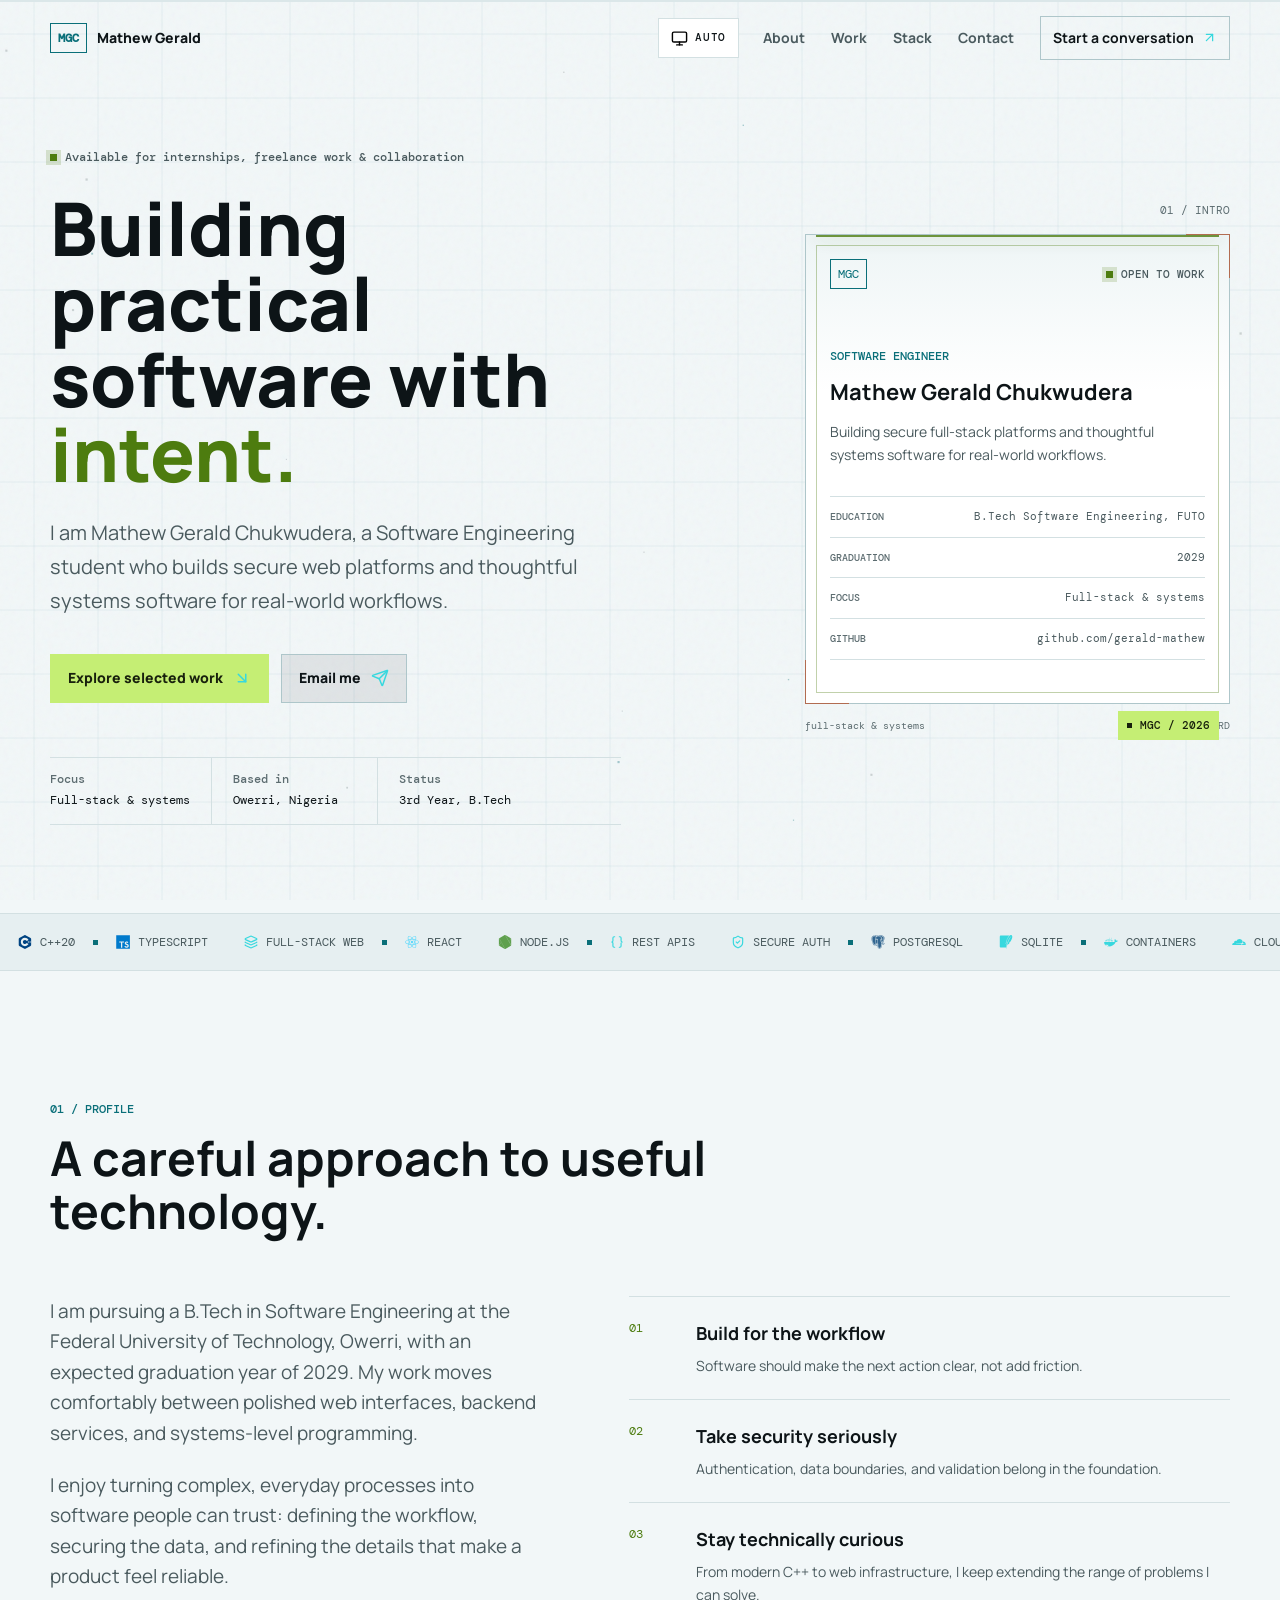
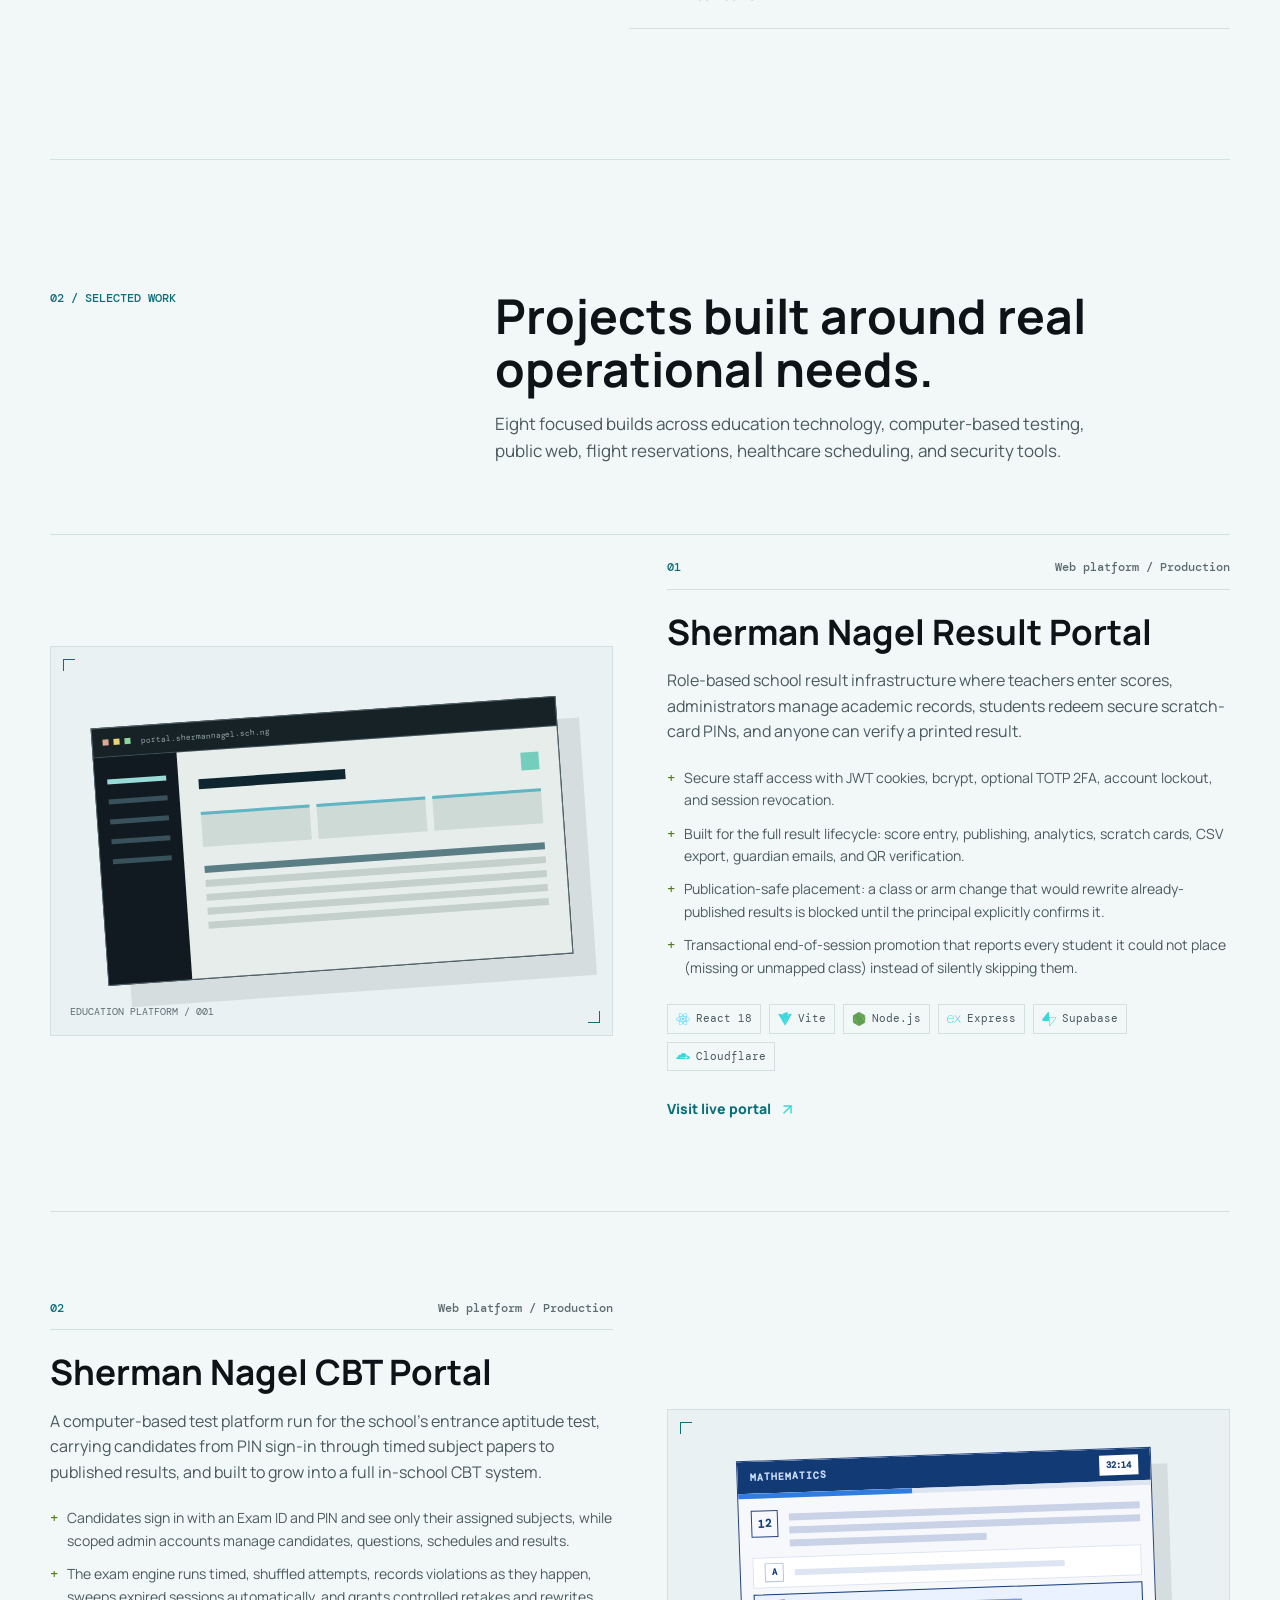
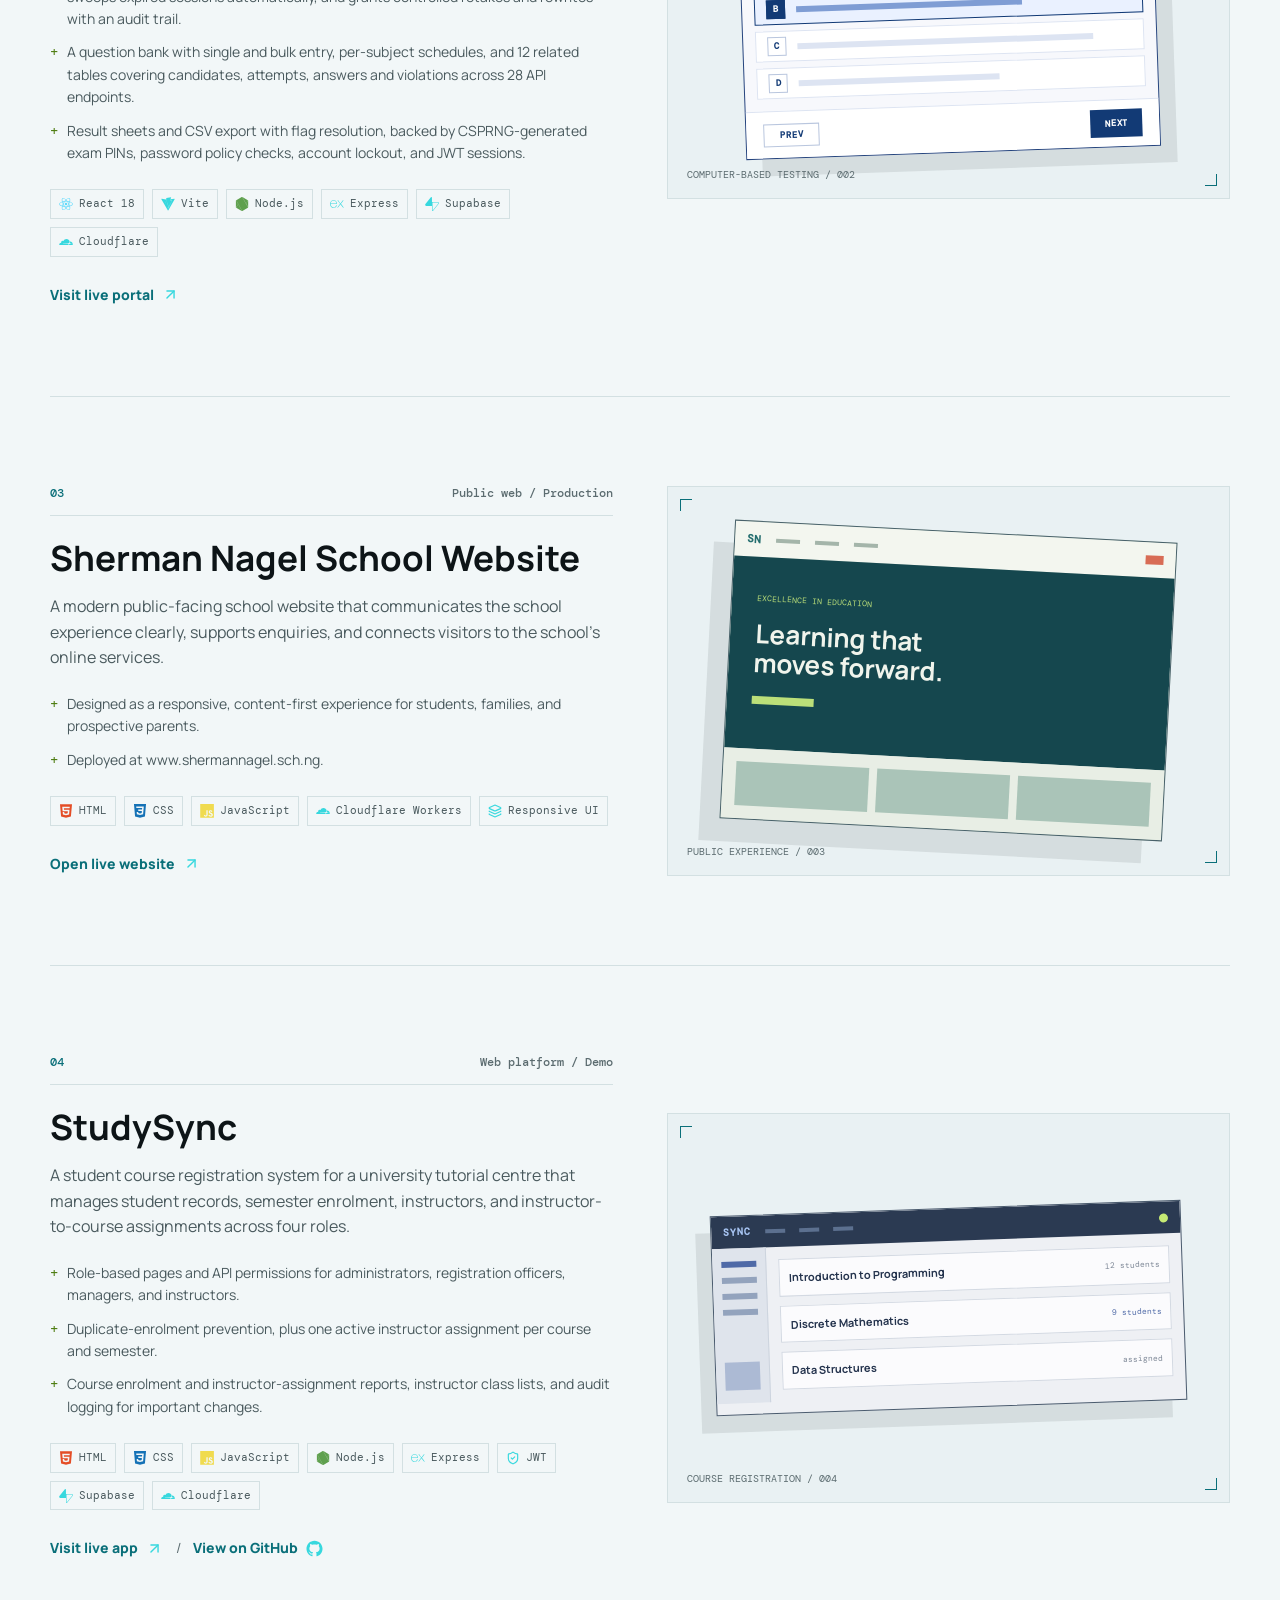
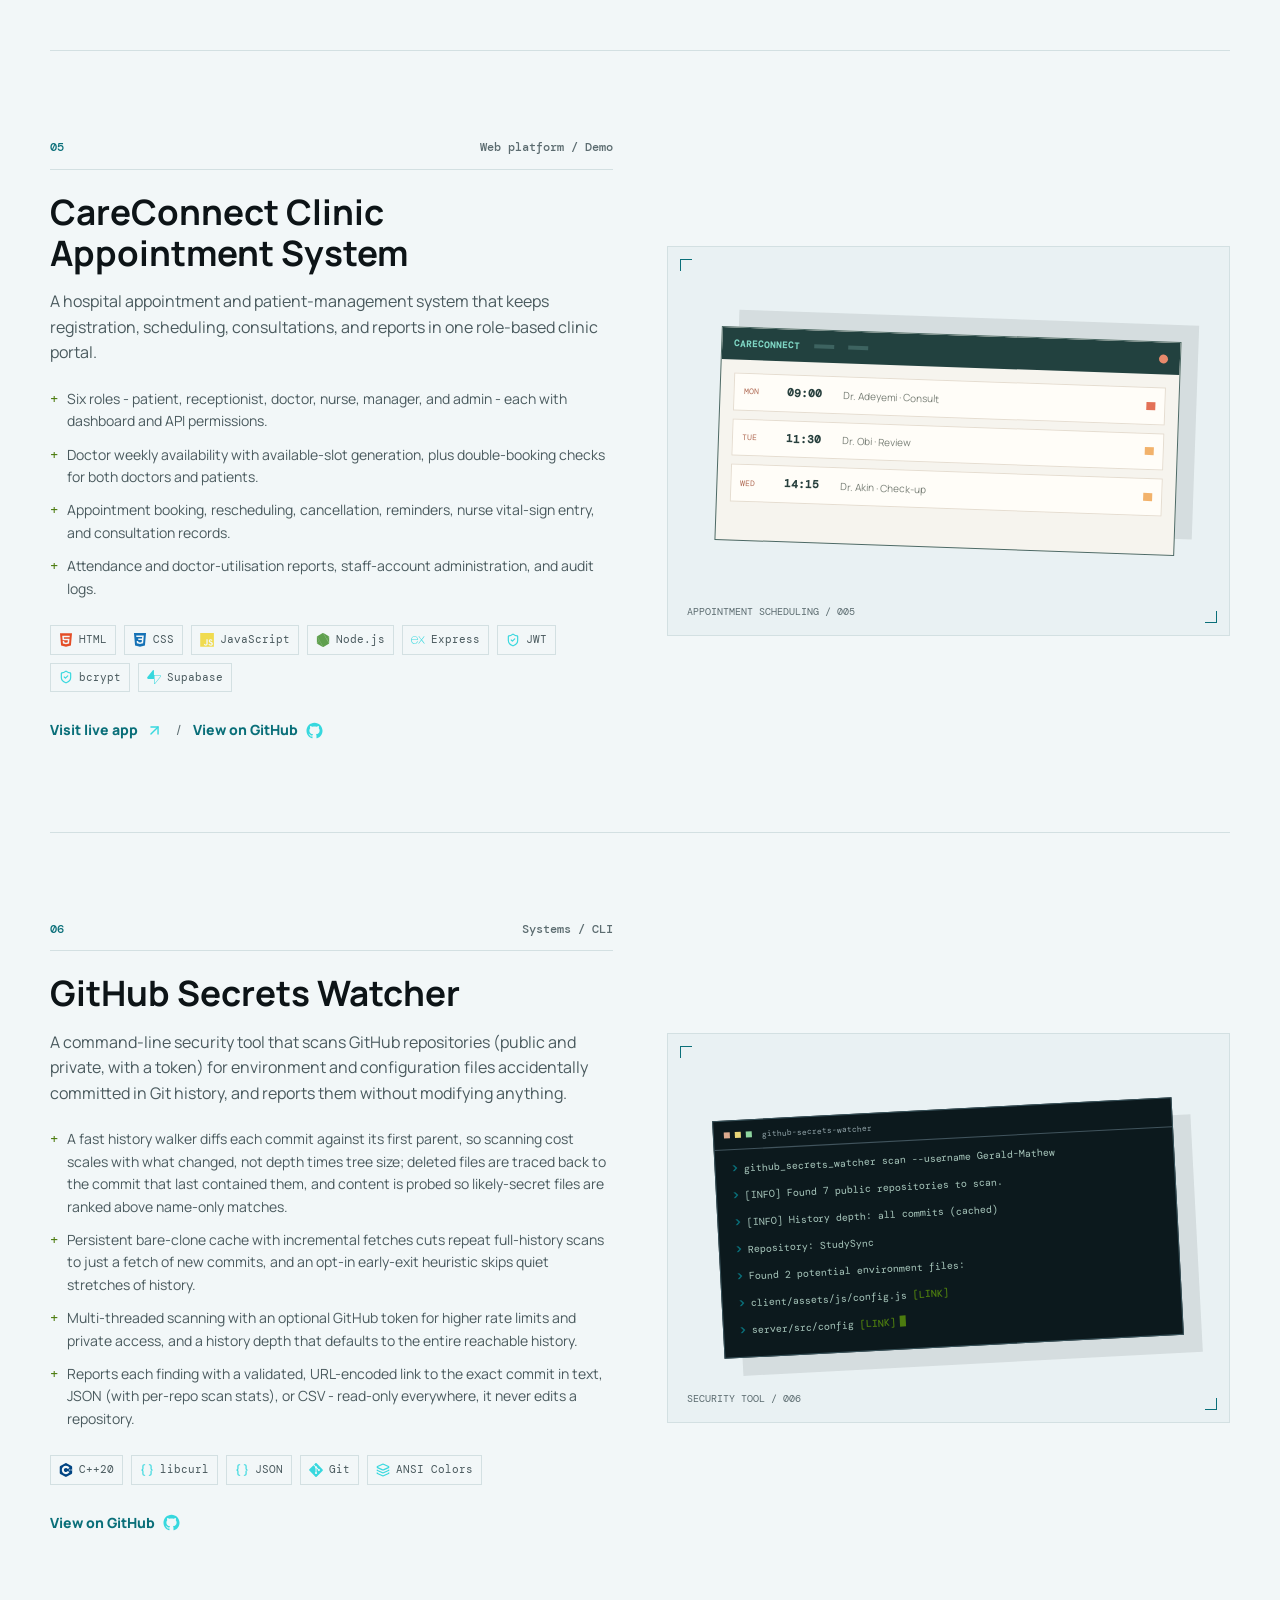
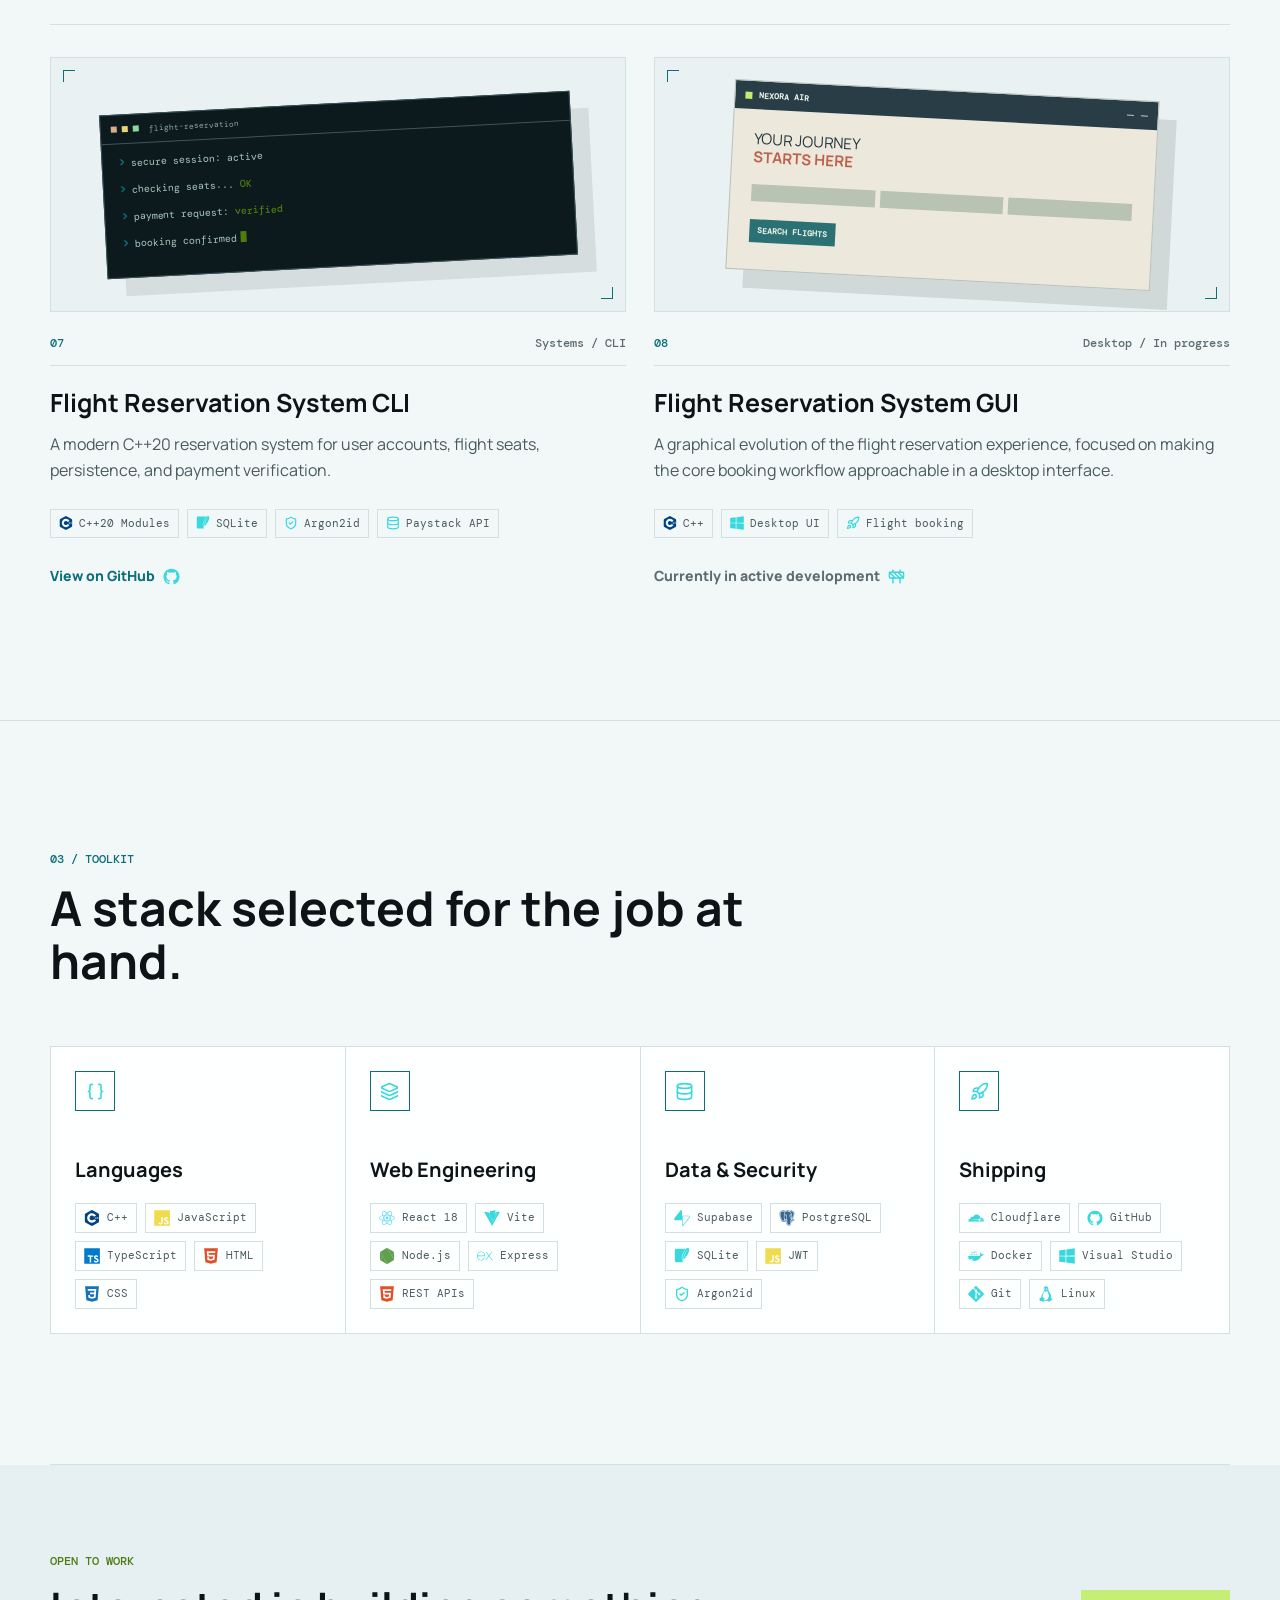
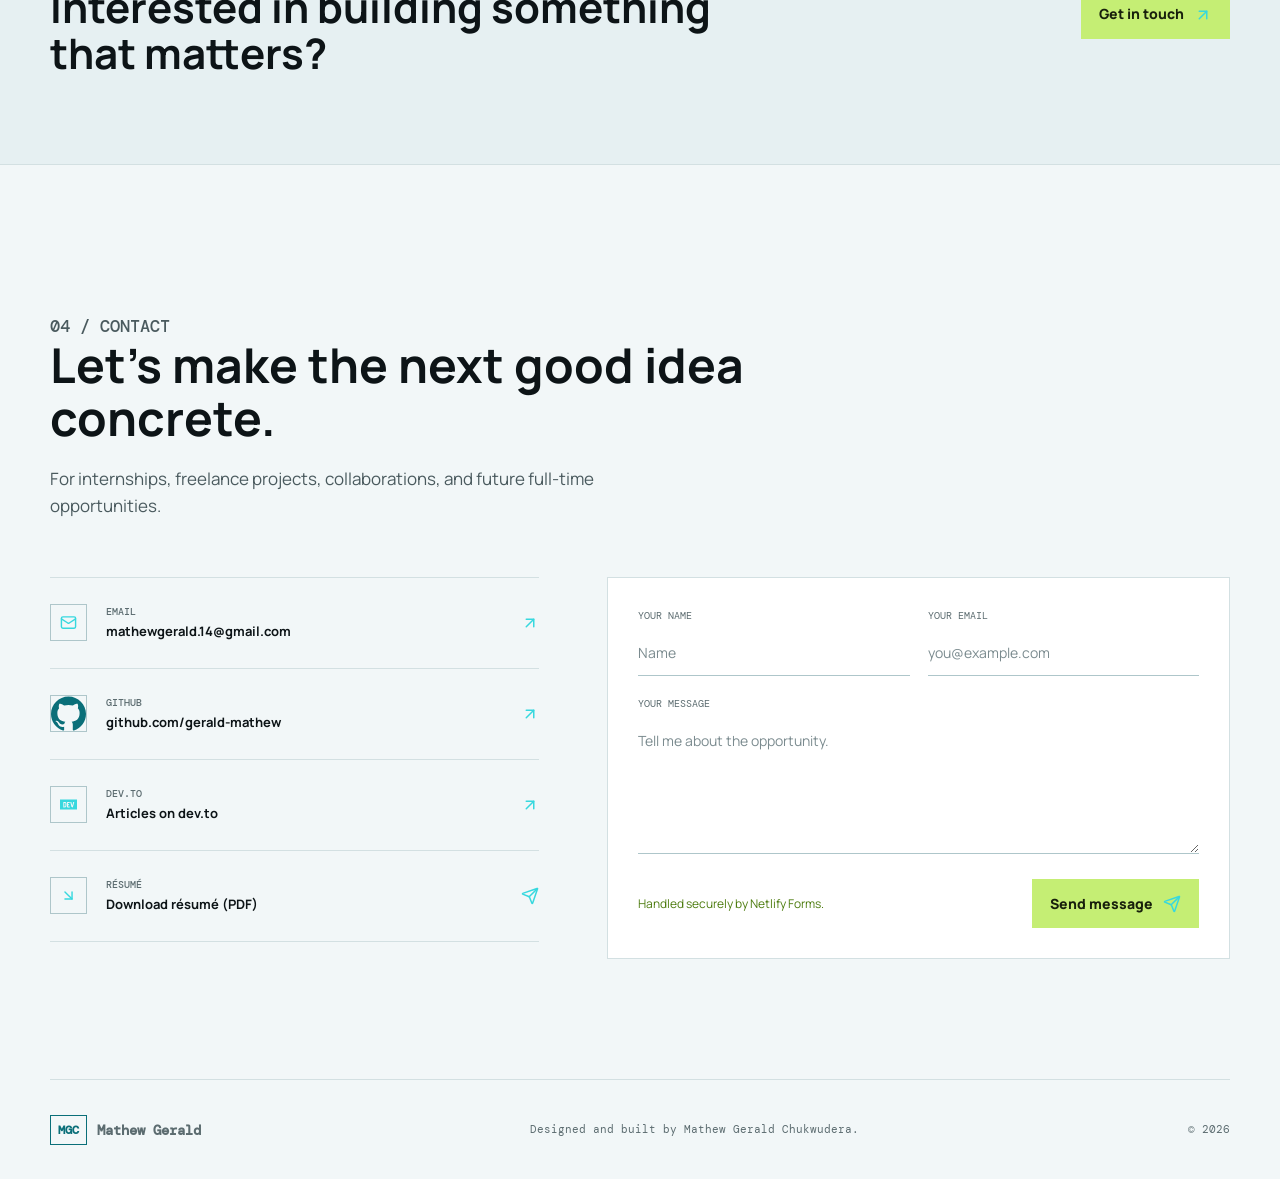
<file: index.html>
<!doctype html>
<html lang="en">
  <head>
    <title>Mathew Gerald Chukwudera | Software Engineer</title>
    <meta charset="UTF-8" />
    <meta name="viewport" content="width=device-width, initial-scale=1.0" />
    <meta name="description" content="Portfolio of Mathew Gerald Chukwudera, software engineering student and full-stack developer." />
    <meta name="theme-color" content="#070a0d" />
    <meta name="msapplication-TileColor" content="#070a0d">
    <meta name="author" content="Mathew Gerald Chukwudera">
    <meta name="robots" content="index,follow,max-image-preview:large">
    <meta name="keywords" content="Mathew Gerald, Mathew Gerald Chukwudera, Gerald Mathew, Gerald, Software Engineer, Full-Stack Developer, Web developer, Backend Developer, Frontend Developer, C++, JavaScript, TypeScript, React, Vite, Node.js, Express.js, PostgreSQL, Supabase, SQLite, Docker, Containers, HTML, CSS, Git, REST APIs, Portfolio, Resume, Contact, Nigeria, Owerri, FUTO">
    <meta property="og:site_name" content="Mathew Gerald">
    <meta property="og:type" content="website">
    <meta property="og:title" content="Mathew Gerald | Software Engineer">
    <meta property="og:description" content="Building fast, scalable and user-focused applications with modern technologies.">
    <meta property="og:url" content="https://gerald-mathew.netlify.app/">
    <meta name="application-name" content="Mathew Gerald">
    <meta name="apple-mobile-web-app-title" content="Mathew Gerald">
    <meta name="twitter:card" content="summary">
    <meta name="twitter:title" content="Mathew Gerald | Software Engineer">
    <meta name="twitter:description" content="Building fast, scalable and user-focused applications with modern technologies.">
    <link rel="preload" href="/assets/fonts/manrope-var.woff2" as="font" type="font/woff2" crossorigin />
    <link rel="preload" href="/assets/fonts/dm-mono-400.woff2" as="font" type="font/woff2" crossorigin />
    <link rel="stylesheet" href="/assets/style.css" />
    <script src="/assets/theme.js"></script>
    <link rel="icon" type="image/svg+xml" href="/assets/images/mgc-monogram.svg">
    <link rel="icon" type="image/x-icon" href="/assets/images/favicon.ico">
    <link rel="icon" type="image/png" sizes="32x32" href="/assets/images/favicon-32x32.png">
    <link rel="icon" type="image/png" sizes="16x16" href="/assets/images/favicon-16x16.png">
    <link rel="apple-touch-icon" sizes="180x180" href="/assets/images/apple-touch-icon.png">
    <link rel="manifest" href="site.webmanifest">
    <link rel="canonical" href="https://gerald-mathew.netlify.app/">
    <script type="application/ld+json">
    {
      "@context": "https://schema.org",
      "@graph": [
        {
          "@type": "WebSite",
          "@id": "https://gerald-mathew.netlify.app/#website",
          "url": "https://gerald-mathew.netlify.app/",
          "name": "Mathew Gerald",
          "alternateName": [
            "Mathew Gerald Chukwudera",
            "Gerald Mathew",
            "MGC",
            "Mathew Gerald Portfolio"
          ],
          "inLanguage": "en",
          "publisher": { "@id": "https://gerald-mathew.netlify.app/#person" }
        },
        {
          "@type": "ProfilePage",
          "@id": "https://gerald-mathew.netlify.app/#profilepage",
          "url": "https://gerald-mathew.netlify.app/",
          "name": "Mathew Gerald | Software Engineer",
          "isPartOf": { "@id": "https://gerald-mathew.netlify.app/#website" },
          "about": { "@id": "https://gerald-mathew.netlify.app/#person" },
          "mainEntity": { "@id": "https://gerald-mathew.netlify.app/#person" },
          "inLanguage": "en"
        },
        {
          "@type": "Person",
          "@id": "https://gerald-mathew.netlify.app/#person",
          "name": "Mathew Gerald Chukwudera",
          "alternateName": [ "Mathew Gerald", "Gerald Mathew", "MGC" ],
          "url": "https://gerald-mathew.netlify.app/",
          "jobTitle": "Full-Stack Web Developer",
          "description": "Full-stack web developer building fast, scalable, and user-focused web applications with modern technologies.",
          "email": "mailto:mathewgerald.14@gmail.com",
          "sameAs": [ "https://github.com/gerald-mathew", "https://dev.to/gerald-mathew" ],
          "knowsAbout": [
            "C++",
            "JavaScript",
            "TypeScript",
            "React",
            "Vite",
            "Node.js",
            "Express.js",
            "PostgreSQL",
            "Supabase",
            "Docker",
            "HTML",
            "CSS",
            "Git",
            "REST APIs"
          ]
        }
      ]
    }
    </script>
  </head>
  <body>
    <canvas class="signal-field" aria-hidden="true"></canvas>
    <div class="page-noise" aria-hidden="true"></div>
    <div class="scroll-progress" aria-hidden="true"><span></span></div>

    <header class="site-header" data-header>
      <nav class="nav-shell container" aria-label="Primary navigation">
        <a class="brand" href="#top">
          <span class="brand-mark">MGC</span><span class="brand-name">Mathew Gerald</span>
        </a>
        <div class="nav-actions">
          <button class="theme-toggle" type="button" aria-label="Theme: Auto. Activate to switch theme." title="Theme: Auto" data-theme-toggle data-theme-state="auto">
            <img class="icon theme-icon theme-icon-auto" src="/assets/icons/monitor.svg" alt="" aria-hidden="true" />
            <img class="icon theme-icon theme-icon-light" src="/assets/icons/sun.svg" alt="" aria-hidden="true" />
            <img class="icon theme-icon theme-icon-dark" src="/assets/icons/moon.svg" alt="" aria-hidden="true" />
            <span class="theme-label" aria-hidden="true">Auto</span>
          </button>
          <button class="menu-toggle" type="button" aria-label="Open navigation" aria-expanded="false" aria-controls="nav-links" data-menu-toggle><img class="icon" src="/assets/icons/menu.svg" alt="" aria-hidden="true" /></button>
        </div>
        <div class="nav-links" id="nav-links" data-nav-links>
          <a href="#about">About</a><a href="#work">Work</a><a href="#stack">Stack</a><a href="#contact">Contact</a>
          <a class="nav-cta" href="mailto:mathewgerald.14@gmail.com">Start a conversation <img class="icon" src="/assets/icons/arrow-up-right.svg" alt="" aria-hidden="true" /></a>
        </div>
      </nav>
    </header>

    <main id="top">
      <section class="hero container">
        <div class="hero-copy reveal">
          <p class="eyebrow"><span class="live-dot"></span> Available for internships, freelance work & collaboration</p>
          <h1>Building practical software with <span class="accent-text">intent.</span></h1>
          <p class="hero-lede">I am Mathew Gerald Chukwudera, a Software Engineering student who builds secure web platforms and thoughtful systems software for real-world workflows.</p>
          <div class="hero-actions">
            <a class="button button-primary" href="#work">Explore selected work <img class="icon" src="/assets/icons/arrow-down-right.svg" alt="" aria-hidden="true" /></a>
            <a class="button button-quiet" href="mailto:mathewgerald.14@gmail.com">Email me <img class="icon" src="/assets/icons/send.svg" alt="" aria-hidden="true" /></a>
          </div>
          <div class="hero-meta" aria-label="Professional summary">
            <div><span class="meta-label">Focus</span><span>Full-stack & systems</span></div>
            <div><span class="meta-label">Based in</span><span>Owerri, Nigeria</span></div>
            <div><span class="meta-label">Status</span><span>3rd Year, B.Tech</span></div>
          </div>
        </div>
        <div class="hero-visual reveal reveal-delay">
          <div class="visual-index" aria-hidden="true">01 / INTRO</div>
          <div class="profile-card">
            <div class="profile-card-top">
              <span class="profile-badge">MGC</span>
              <span class="profile-open"><span class="live-dot"></span> OPEN TO WORK</span>
            </div>
            <div class="profile-card-main">
              <p class="profile-role">SOFTWARE ENGINEER</p>
              <h2 class="profile-name">Mathew Gerald Chukwudera</h2>
              <p class="profile-desc">Building secure full-stack platforms and thoughtful systems software for real-world workflows.</p>
            </div>
            <dl class="profile-facts">
              <div><dt>EDUCATION</dt><dd>B.Tech Software Engineering, FUTO</dd></div>
              <div><dt>GRADUATION</dt><dd>2029</dd></div>
              <div><dt>FOCUS</dt><dd>Full-stack & systems</dd></div>
              <div><dt>GITHUB</dt><dd>github.com/gerald-mathew</dd></div>
            </dl>
            <span class="profile-scan" aria-hidden="true"></span>
          </div>
          <div class="profile-tag"><span class="tag-dot"></span> MGC / 2026</div>
          <div class="visual-caption" aria-hidden="true"><span>full-stack & systems</span><span>INTRO / CARD</span></div>
          <div class="signal-corner signal-corner-one" aria-hidden="true"></div><div class="signal-corner signal-corner-two" aria-hidden="true"></div>
        </div>
      </section>

      <section class="ticker" aria-label="Core skills">
        <div class="ticker-track" data-ticker>
          <div class="ticker-run">
            <div class="ticker-pair">
              <span><img class="icon" src="/assets/icons/cplusplus-plain.svg" alt="" aria-hidden="true" />C++20</span><b></b><span><img class="icon" src="/assets/icons/typescript-plain.svg" alt="" aria-hidden="true" />TYPESCRIPT</span>
            </div>
            <div class="ticker-pair">
              <span><img class="icon" src="/assets/icons/layers-3.svg" alt="" aria-hidden="true" />FULL-STACK WEB</span><b></b><span><img class="icon" src="/assets/icons/react-original.svg" alt="" aria-hidden="true" />REACT</span>
            </div>
            <div class="ticker-pair">
              <span><img class="icon" src="/assets/icons/nodejs-plain.svg" alt="" aria-hidden="true" />NODE.JS</span><b></b><span><img class="icon" src="/assets/icons/braces.svg" alt="" aria-hidden="true" />REST APIS</span>
            </div>
            <div class="ticker-pair">
              <span><img class="icon" src="/assets/icons/shield-check.svg" alt="" aria-hidden="true" />SECURE AUTH</span><b></b><span><img class="icon" src="/assets/icons/postgresql-plain.svg" alt="" aria-hidden="true" />POSTGRESQL</span>
            </div>
            <div class="ticker-pair">
              <span><img class="icon" src="/assets/icons/sqlite-plain.svg" alt="" aria-hidden="true" />SQLITE</span><b></b><span><img class="icon" src="/assets/icons/docker-plain.svg" alt="" aria-hidden="true" />CONTAINERS</span>
            </div>
            <div class="ticker-pair">
              <span><img class="icon" src="/assets/icons/cloudflare-plain.svg" alt="" aria-hidden="true" />CLOUDFLARE</span><b></b><span><img class="icon" src="/assets/icons/git-plain.svg" alt="" aria-hidden="true" />GIT</span>
            </div>
            <div class="ticker-pair">
              <span><img class="icon" src="/assets/icons/linux-plain.svg" alt="" aria-hidden="true" />LINUX</span><b></b><span><img class="icon" src="/assets/icons/javascript-plain.svg" alt="" aria-hidden="true" />JAVASCRIPT</span>
            </div>
          </div>
        </div>
      </section>

      <section class="about section container" id="about">
        <div class="section-heading reveal"><p class="section-kicker">01 / PROFILE</p><h2>A careful approach to useful technology.</h2></div>
        <div class="about-grid">
          <div class="about-body reveal">
            <p>I am pursuing a B.Tech in Software Engineering at the Federal University of Technology, Owerri, with an expected graduation year of 2029. My work moves comfortably between polished web interfaces, backend services, and systems-level programming.</p>
            <p>I enjoy turning complex, everyday processes into software people can trust: defining the workflow, securing the data, and refining the details that make a product feel reliable.</p>
          </div>
          <div class="principles reveal reveal-delay">
            <article><span class="principle-number">01</span><h3>Build for the workflow</h3><p>Software should make the next action clear, not add friction.</p></article>
            <article><span class="principle-number">02</span><h3>Take security seriously</h3><p>Authentication, data boundaries, and validation belong in the foundation.</p></article>
            <article><span class="principle-number">03</span><h3>Stay technically curious</h3><p>From modern C++ to web infrastructure, I keep extending the range of problems I can solve.</p></article>
          </div>
        </div>
      </section>

      <section class="work section" id="work"><div class="container">
        <div class="section-heading work-heading reveal"><p class="section-kicker">02 / SELECTED WORK</p><h2>Projects built around real operational needs.</h2><p>Eight focused builds across education technology, computer-based testing, public web, flight reservations, healthcare scheduling, and security tools.</p></div>
        <div class="project-list">
          <article class="project project-featured reveal">
            <div class="project-display portal-display" aria-hidden="true">
              <div class="browser-shell"><div class="browser-bar"><span></span><span></span><span></span><em>portal.shermannagel.sch.ng</em></div><div class="portal-screen"><div class="portal-side"><i></i><i></i><i></i><i></i><i></i></div><div class="portal-content"><div class="screen-heading"><span></span><b></b></div><div class="screen-metrics"><i></i><i></i><i></i></div><div class="screen-table"><i></i><i></i><i></i><i></i><i></i></div></div></div></div><span class="display-note">EDUCATION PLATFORM / 001</span>
            </div>
            <div class="project-copy">
              <div class="project-topline"><span>01</span><span>Web platform / Production</span></div><h3>Sherman Nagel Result Portal</h3>
              <p>Role-based school result infrastructure where teachers enter scores, administrators manage academic records, students redeem secure scratch-card PINs, and anyone can verify a printed result.</p>
              <ul class="project-points"><li>Secure staff access with JWT cookies, bcrypt, optional TOTP 2FA, account lockout, and session revocation.</li><li>Built for the full result lifecycle: score entry, publishing, analytics, scratch cards, CSV export, guardian emails, and QR verification.</li><li>Publication-safe placement: a class or arm change that would rewrite already-published results is blocked until the principal explicitly confirms it.</li><li>Transactional end-of-session promotion that reports every student it could not place (missing or unmapped class) instead of silently skipping them.</li></ul>
              <div class="tech-list"><span><img class="icon" src="/assets/icons/react-original.svg" alt="" aria-hidden="true" />React 18</span><span><img class="icon" src="/assets/icons/vitejs-plain.svg" alt="" aria-hidden="true" />Vite</span><span><img class="icon" src="/assets/icons/nodejs-plain.svg" alt="" aria-hidden="true" />Node.js</span><span><img class="icon" src="/assets/icons/express-original.svg" alt="" aria-hidden="true" />Express</span><span><img class="icon" src="/assets/icons/supabase-plain.svg" alt="" aria-hidden="true" />Supabase</span><span><img class="icon" src="/assets/icons/cloudflare-plain.svg" alt="" aria-hidden="true" />Cloudflare</span></div>
              <a class="project-link" href="https://portal.shermannagel.sch.ng" target="_blank" rel="noreferrer">Visit live portal <img class="icon" src="/assets/icons/arrow-up-right.svg" alt="" aria-hidden="true" /></a>
            </div>
          </article>

          <article class="project project-reverse reveal">
            <div class="project-copy">
              <div class="project-topline"><span>02</span><span>Web platform / Production</span></div><h3>Sherman Nagel CBT Portal</h3>
              <p>A computer-based test platform run for the school's entrance aptitude test, carrying candidates from PIN sign-in through timed subject papers to published results, and built to grow into a full in-school CBT system.</p>
              <ul class="project-points"><li>Candidates sign in with an Exam ID and PIN and see only their assigned subjects, while scoped admin accounts manage candidates, questions, schedules and results.</li><li>The exam engine runs timed, shuffled attempts, records violations as they happen, sweeps expired sessions automatically, and grants controlled retakes and rewrites with an audit trail.</li><li>A question bank with single and bulk entry, per-subject schedules, and 12 related tables covering candidates, attempts, answers and violations across 28 API endpoints.</li><li>Result sheets and CSV export with flag resolution, backed by CSPRNG-generated exam PINs, password policy checks, account lockout, and JWT sessions.</li></ul>
              <div class="tech-list"><span><img class="icon" src="/assets/icons/react-original.svg" alt="" aria-hidden="true" />React 18</span><span><img class="icon" src="/assets/icons/vitejs-plain.svg" alt="" aria-hidden="true" />Vite</span><span><img class="icon" src="/assets/icons/nodejs-plain.svg" alt="" aria-hidden="true" />Node.js</span><span><img class="icon" src="/assets/icons/express-original.svg" alt="" aria-hidden="true" />Express</span><span><img class="icon" src="/assets/icons/supabase-plain.svg" alt="" aria-hidden="true" />Supabase</span><span><img class="icon" src="/assets/icons/cloudflare-plain.svg" alt="" aria-hidden="true" />Cloudflare</span></div>
              <a class="project-link" href="https://cbt.shermannagel.sch.ng" target="_blank" rel="noreferrer">Visit live portal <img class="icon" src="/assets/icons/arrow-up-right.svg" alt="" aria-hidden="true" /></a>
            </div>
            <div class="project-display cbt-display" aria-hidden="true">
              <div class="exam-window">
                <div class="exam-bar"><span>MATHEMATICS</span><em>32:14</em></div>
                <div class="exam-progress"><i></i></div>
                <div class="exam-body">
                  <div class="exam-q"><b>12</b><p><i></i><i></i><i class="short"></i></p></div>
                  <div class="exam-options">
                    <div><b>A</b><i></i></div>
                    <div class="picked"><b>B</b><i></i></div>
                    <div><b>C</b><i></i></div>
                    <div><b>D</b><i></i></div>
                  </div>
                </div>
                <div class="exam-foot"><em>PREV</em><b>NEXT</b></div>
              </div>
              <span class="display-note">COMPUTER-BASED TESTING / 002</span>
            </div>
          </article>

          <article class="project project-reverse reveal">
            <div class="project-copy">
              <div class="project-topline"><span>03</span><span>Public web / Production</span></div><h3>Sherman Nagel School Website</h3>
              <p>A modern public-facing school website that communicates the school experience clearly, supports enquiries, and connects visitors to the school's online services.</p>
              <ul class="project-points"><li>Designed as a responsive, content-first experience for students, families, and prospective parents.</li><li>Deployed at www.shermannagel.sch.ng.</li></ul>
              <div class="tech-list"><span><img class="icon" src="/assets/icons/html5-plain.svg" alt="" aria-hidden="true" />HTML</span><span><img class="icon" src="/assets/icons/css3-plain.svg" alt="" aria-hidden="true" />CSS</span><span><img class="icon" src="/assets/icons/javascript-plain.svg" alt="" aria-hidden="true" />JavaScript</span><span><img class="icon" src="/assets/icons/cloudflare-plain.svg" alt="" aria-hidden="true" />Cloudflare Workers</span><span><img class="icon" src="/assets/icons/layers-3.svg" alt="" aria-hidden="true" />Responsive UI</span></div>
              <a class="project-link" href="https://www.shermannagel.sch.ng" target="_blank" rel="noreferrer">Open live website <img class="icon" src="/assets/icons/arrow-up-right.svg" alt="" aria-hidden="true" /></a>
            </div>
            <div class="project-display website-display" aria-hidden="true"><div class="site-window"><div class="site-nav"><b>SN</b><i></i><i></i><i></i><span></span></div><div class="site-hero-ui"><small>EXCELLENCE IN EDUCATION</small><strong>Learning that<br />moves forward.</strong><em></em></div><div class="site-cards"><i></i><i></i><i></i></div></div><span class="display-note">PUBLIC EXPERIENCE / 003</span>
            </div>
          </article>

          <article class="project project-reverse reveal">
            <div class="project-copy">
              <div class="project-topline"><span>04</span><span>Web platform / Demo</span></div><h3>StudySync</h3>
              <p>A student course registration system for a university tutorial centre that manages student records, semester enrolment, instructors, and instructor-to-course assignments across four roles.</p>
              <ul class="project-points"><li>Role-based pages and API permissions for administrators, registration officers, managers, and instructors.</li><li>Duplicate-enrolment prevention, plus one active instructor assignment per course and semester.</li><li>Course enrolment and instructor-assignment reports, instructor class lists, and audit logging for important changes.</li></ul>
              <div class="tech-list"><span><img class="icon" src="/assets/icons/html5-plain.svg" alt="" aria-hidden="true" />HTML</span><span><img class="icon" src="/assets/icons/css3-plain.svg" alt="" aria-hidden="true" />CSS</span><span><img class="icon" src="/assets/icons/javascript-plain.svg" alt="" aria-hidden="true" />JavaScript</span><span><img class="icon" src="/assets/icons/nodejs-plain.svg" alt="" aria-hidden="true" />Node.js</span><span><img class="icon" src="/assets/icons/express-original.svg" alt="" aria-hidden="true" />Express</span><span><img class="icon" src="/assets/icons/shield-check.svg" alt="" aria-hidden="true" />JWT</span><span><img class="icon" src="/assets/icons/supabase-plain.svg" alt="" aria-hidden="true" />Supabase</span><span><img class="icon" src="/assets/icons/cloudflare-plain.svg" alt="" aria-hidden="true" />Cloudflare</span></div>
              <div class="project-links">
                <a class="project-link" href="https://studysync.gerald-mathew.workers.dev" target="_blank" rel="noreferrer">Visit live app <img class="icon" src="/assets/icons/arrow-up-right.svg" alt="" aria-hidden="true" /></a>
                <a class="project-link" href="https://github.com/gerald-mathew/studysync" target="_blank" rel="noreferrer">View on GitHub <img class="icon" src="/assets/icons/github-original.svg" alt="" aria-hidden="true" /></a>
              </div>
            </div>
            <div class="project-display studysync-display" aria-hidden="true">
              <div class="course-window">
                <div class="course-top"><span>SYNC</span><i></i><i></i><i></i><em></em></div>
                <div class="course-body">
                  <div class="course-side"><i></i><i></i><i></i><i></i><i></i></div>
                  <div class="course-list">
                    <div><b>Introduction to Programming</b><em>12 students</em></div>
                    <div><b>Discrete Mathematics</b><em>9 students</em></div>
                    <div><b>Data Structures</b><em>assigned</em></div>
                  </div>
                </div>
              </div>
              <span class="display-note">COURSE REGISTRATION / 004</span>
            </div>
          </article>

          <article class="project project-reverse reveal reveal-delay">
            <div class="project-copy">
              <div class="project-topline"><span>05</span><span>Web platform / Demo</span></div><h3>CareConnect Clinic Appointment System</h3>
              <p>A hospital appointment and patient-management system that keeps registration, scheduling, consultations, and reports in one role-based clinic portal.</p>
              <ul class="project-points"><li>Six roles - patient, receptionist, doctor, nurse, manager, and admin - each with dashboard and API permissions.</li><li>Doctor weekly availability with available-slot generation, plus double-booking checks for both doctors and patients.</li><li>Appointment booking, rescheduling, cancellation, reminders, nurse vital-sign entry, and consultation records.</li><li>Attendance and doctor-utilisation reports, staff-account administration, and audit logs.</li></ul>
              <div class="tech-list"><span><img class="icon" src="/assets/icons/html5-plain.svg" alt="" aria-hidden="true" />HTML</span><span><img class="icon" src="/assets/icons/css3-plain.svg" alt="" aria-hidden="true" />CSS</span><span><img class="icon" src="/assets/icons/javascript-plain.svg" alt="" aria-hidden="true" />JavaScript</span><span><img class="icon" src="/assets/icons/nodejs-plain.svg" alt="" aria-hidden="true" />Node.js</span><span><img class="icon" src="/assets/icons/express-original.svg" alt="" aria-hidden="true" />Express</span><span><img class="icon" src="/assets/icons/shield-check.svg" alt="" aria-hidden="true" />JWT</span><span><img class="icon" src="/assets/icons/shield-check.svg" alt="" aria-hidden="true" />bcrypt</span><span><img class="icon" src="/assets/icons/supabase-plain.svg" alt="" aria-hidden="true" />Supabase</span></div>
              <div class="project-links">
                <a class="project-link" href="https://ccas-website.gerald-mathew.workers.dev" target="_blank" rel="noreferrer">Visit live app <img class="icon" src="/assets/icons/arrow-up-right.svg" alt="" aria-hidden="true" /></a>
                <a class="project-link" href="https://github.com/gerald-mathew/ccas-website" target="_blank" rel="noreferrer">View on GitHub <img class="icon" src="/assets/icons/github-original.svg" alt="" aria-hidden="true" /></a>
              </div>
            </div>
            <div class="project-display careconnect-display" aria-hidden="true">
              <div class="clinic-window">
                <div class="clinic-top"><span>CARECONNECT</span><i></i><i></i><em></em></div>
                <div class="clinic-body">
                  <div class="clinic-slot"><small>MON</small><b>09:00</b><em>Dr. Adeyemi · Consult</em><i></i></div>
                  <div class="clinic-slot"><small>TUE</small><b>11:30</b><em>Dr. Obi · Review</em><i></i></div>
                  <div class="clinic-slot"><small>WED</small><b>14:15</b><em>Dr. Akin · Check-up</em><i></i></div>
                </div>
              </div>
              <span class="display-note">APPOINTMENT SCHEDULING / 005</span>
            </div>
          </article>

          <article class="project project-reverse reveal">
            <div class="project-copy">
              <div class="project-topline"><span>06</span><span>Systems / CLI</span></div><h3>GitHub Secrets Watcher</h3>
              <p>A command-line security tool that scans GitHub repositories (public and private, with a token) for environment and configuration files accidentally committed in Git history, and reports them without modifying anything.</p>
              <ul class="project-points"><li>A fast history walker diffs each commit against its first parent, so scanning cost scales with what changed, not depth times tree size; deleted files are traced back to the commit that last contained them, and content is probed so likely-secret files are ranked above name-only matches.</li><li>Persistent bare-clone cache with incremental fetches cuts repeat full-history scans to just a fetch of new commits, and an opt-in early-exit heuristic skips quiet stretches of history.</li><li>Multi-threaded scanning with an optional GitHub token for higher rate limits and private access, and a history depth that defaults to the entire reachable history.</li><li>Reports each finding with a validated, URL-encoded link to the exact commit in text, JSON (with per-repo scan stats), or CSV - read-only everywhere, it never edits a repository.</li></ul>
              <div class="tech-list"><span><img class="icon" src="/assets/icons/cplusplus-plain.svg" alt="" aria-hidden="true" />C++20</span><span><img class="icon" src="/assets/icons/braces.svg" alt="" aria-hidden="true" />libcurl</span><span><img class="icon" src="/assets/icons/braces.svg" alt="" aria-hidden="true" />JSON</span><span><img class="icon" src="/assets/icons/git-plain.svg" alt="" aria-hidden="true" />Git</span><span><img class="icon" src="/assets/icons/layers-3.svg" alt="" aria-hidden="true" />ANSI Colors</span></div>
              <a class="project-link" href="https://github.com/gerald-mathew/github-secrets-watcher" target="_blank" rel="noreferrer">View on GitHub <img class="icon" src="/assets/icons/github-original.svg" alt="" aria-hidden="true" /></a>
            </div>
            <div class="project-display cli-display" aria-hidden="true">
              <div class="terminal-window">
                <div class="terminal-bar"><span></span><span></span><span></span><em>github-secrets-watcher</em></div>
                <p><b>></b> github_secrets_watcher scan --username Gerald-Mathew</p>
                <p><b>></b> [INFO] Found 7 public repositories to scan.</p>
                <p><b>></b> [INFO] History depth: all commits (cached)</p>
                <p><b>></b> Repository: StudySync</p>
                <p><b>></b>   Found 2 potential environment files:</p>
                <p><b>></b>     client/assets/js/config.js <strong>[LINK]</strong></p>
                <p><b>></b>     server/src/config <strong>[LINK]</strong><span class="cursor"></span></p>
              </div>
              <span class="display-note">SECURITY TOOL / 006</span>
            </div>
          </article>

          <div class="project-pair">
            <article class="project compact-project reveal">
              <div class="project-display cli-display" aria-hidden="true">
                <div class="terminal-window">
                  <div class="terminal-bar"><span></span><span></span><span></span><em>flight-reservation</em></div>
                  <p><b>></b> secure session: active</p>
                  <p><b>></b> checking seats... <strong>OK</strong></p>
                  <p><b>></b> payment request: <strong>verified</strong></p>
                  <p><b>></b> booking confirmed<span class="cursor"></span></p>
                </div>
              </div>
              <div class="project-copy">
                <div class="project-topline"><span>07</span><span>Systems / CLI</span></div>
                <h3>Flight Reservation System CLI</h3>
                <p>A modern C++20 reservation system for user accounts, flight seats, persistence, and payment verification.</p>
                <div class="tech-list"><span><img class="icon" src="/assets/icons/cplusplus-plain.svg" alt="" aria-hidden="true" />C++20 Modules</span><span><img class="icon" src="/assets/icons/sqlite-plain.svg" alt="" aria-hidden="true" />SQLite</span><span><img class="icon" src="/assets/icons/shield-check.svg" alt="" aria-hidden="true" />Argon2id</span><span><img class="icon" src="/assets/icons/database.svg" alt="" aria-hidden="true" />Paystack API</span></div>
                <a class="project-link" href="https://github.com/gerald-mathew/FlightReservation-CLI" target="_blank" rel="noreferrer">View on GitHub <img class="icon" src="/assets/icons/github-original.svg" alt="" aria-hidden="true" /></a>
              </div>
            </article>

            <article class="project compact-project reveal reveal-delay">
              <div class="project-display gui-display" aria-hidden="true">
                <div class="app-window">
                  <div class="app-titlebar"><span></span><b>NEXORA AIR</b><i></i><i></i></div>
                  <div class="app-content"><p>YOUR JOURNEY<br /><strong>STARTS HERE</strong></p><div><i></i><i></i><i></i></div><b>SEARCH FLIGHTS</b></div>
                </div>
              </div>
              <div class="project-copy">
                <div class="project-topline"><span>08</span><span>Desktop / In progress</span></div>
                <h3>Flight Reservation System GUI</h3>
                <p>A graphical evolution of the flight reservation experience, focused on making the core booking workflow approachable in a desktop interface.</p>
                <div class="tech-list"><span><img class="icon" src="/assets/icons/cplusplus-plain.svg" alt="" aria-hidden="true" />C++</span><span><img class="icon" src="/assets/icons/windows8-original.svg" alt="" aria-hidden="true" />Desktop UI</span><span><img class="icon" src="/assets/icons/rocket.svg" alt="" aria-hidden="true" />Flight booking</span></div>
                <span class="project-link project-link-muted">Currently in active development <img class="icon" src="/assets/icons/construction.svg" alt="" aria-hidden="true" /></span>
              </div>
            </article>
          </div>
        </div>
        </div>
      </section>

      <section class="stack section container" id="stack">
        <div class="section-heading reveal"><p class="section-kicker">03 / TOOLKIT</p><h2>A stack selected for the job at hand.</h2></div>
        <div class="stack-grid">
          <article class="skill-group reveal"><div class="skill-icon"><img class="icon" src="/assets/icons/braces.svg" alt="" aria-hidden="true" /></div><h3>Languages</h3><div class="skill-tags" aria-label="Languages"><span><img class="icon" src="/assets/icons/cplusplus-plain.svg" alt="" aria-hidden="true" />C++</span><span><img class="icon" src="/assets/icons/javascript-plain.svg" alt="" aria-hidden="true" />JavaScript</span><span><img class="icon" src="/assets/icons/typescript-plain.svg" alt="" aria-hidden="true" />TypeScript</span><span><img class="icon" src="/assets/icons/html5-plain.svg" alt="" aria-hidden="true" />HTML</span><span><img class="icon" src="/assets/icons/css3-plain.svg" alt="" aria-hidden="true" />CSS</span></div></article>
          <article class="skill-group reveal reveal-delay"><div class="skill-icon"><img class="icon" src="/assets/icons/layers-3.svg" alt="" aria-hidden="true" /></div><h3>Web Engineering</h3><div class="skill-tags" aria-label="Web engineering technologies"><span><img class="icon" src="/assets/icons/react-original.svg" alt="" aria-hidden="true" />React 18</span><span><img class="icon" src="/assets/icons/vitejs-plain.svg" alt="" aria-hidden="true" />Vite</span><span><img class="icon" src="/assets/icons/nodejs-plain.svg" alt="" aria-hidden="true" />Node.js</span><span><img class="icon" src="/assets/icons/express-original.svg" alt="" aria-hidden="true" />Express</span><span><img class="icon" src="/assets/icons/html5-plain.svg" alt="" aria-hidden="true" />REST APIs</span></div></article>
          <article class="skill-group reveal reveal-delay-2"><div class="skill-icon"><img class="icon" src="/assets/icons/database.svg" alt="" aria-hidden="true" /></div><h3>Data & Security</h3><div class="skill-tags" aria-label="Data and security technologies"><span><img class="icon" src="/assets/icons/supabase-plain.svg" alt="" aria-hidden="true" />Supabase</span><span><img class="icon" src="/assets/icons/postgresql-plain.svg" alt="" aria-hidden="true" />PostgreSQL</span><span><img class="icon" src="/assets/icons/sqlite-plain.svg" alt="" aria-hidden="true" />SQLite</span><span><img class="icon" src="/assets/icons/javascript-plain.svg" alt="" aria-hidden="true" />JWT</span><span><img class="icon" src="/assets/icons/shield-check.svg" alt="" aria-hidden="true" />Argon2id</span></div></article>
          <article class="skill-group reveal reveal-delay-3"><div class="skill-icon"><img class="icon" src="/assets/icons/rocket.svg" alt="" aria-hidden="true" /></div><h3>Shipping</h3><div class="skill-tags" aria-label="Shipping tools"><span><img class="icon" src="/assets/icons/cloudflare-plain.svg" alt="" aria-hidden="true" />Cloudflare</span><span><img class="icon" src="/assets/icons/github-original.svg" alt="" aria-hidden="true" />GitHub</span><span><img class="icon" src="/assets/icons/docker-plain.svg" alt="" aria-hidden="true" />Docker</span><span><img class="icon" src="/assets/icons/windows8-original.svg" alt="" aria-hidden="true" />Visual Studio</span><span><img class="icon" src="/assets/icons/git-plain.svg" alt="" aria-hidden="true" />Git</span><span><img class="icon" src="/assets/icons/linux-plain.svg" alt="" aria-hidden="true" />Linux</span></div></article>
        </div>
      </section>

      <section class="availability">
        <div class="container availability-inner reveal">
          <div><span class="availability-marker">OPEN TO WORK</span><h2>Interested in building something that matters?</h2></div>
          <a class="button button-primary" href="mailto:mathewgerald.14@gmail.com?subject=Let%27s%20work%20together">Get in touch <img class="icon" src="/assets/icons/arrow-up-right.svg" alt="" aria-hidden="true" /></a>
        </div>
      </section>

      <section class="contact section container" id="contact">
        <div class="contact-heading reveal">
          <p class="section-kicker">04 / CONTACT</p><h2>Let's make the next good idea concrete.</h2>
          <p>For internships, freelance projects, collaborations, and future full-time opportunities.</p>
        </div>
        <div class="contact-layout">
          <div class="contact-options reveal">
            <a class="contact-option" href="mailto:mathewgerald.14@gmail.com"><span><img class="icon" src="/assets/icons/mail.svg" alt="" aria-hidden="true" /></span><div><small>EMAIL</small><strong>mathewgerald.14@gmail.com</strong></div><img class="icon" src="/assets/icons/arrow-up-right.svg" alt="" aria-hidden="true" /></a>
            <a class="contact-option" href="https://github.com/gerald-mathew" target="_blank" rel="noreferrer"><span><svg xmlns="http://www.w3.org/2000/svg" viewBox="0 0 24 24" fill="currentColor">
              <path d="M12 .297c-6.63 0-12 5.373-12 12 0 5.303 3.438 9.8 8.205 11.385.6.113.82-.258.82-.577 0-.285-.01-1.04-.015-2.04-3.338.724-4.042-1.61-4.042-1.61-.546-1.387-1.333-1.756-1.333-1.756 -1.089-.745.084-.729.084-.729 1.205.084 1.84 1.237 1.84 1.237 1.07 1.835 2.809 1.305 3.495.998 .108-.776.418-1.305.762-1.605-2.665-.3-5.466-1.332-5.466-5.93 0-1.31.465-2.38 1.235-3.22 -.135-.303-.54-1.523.105-3.176 0 0 1.005-.322 3.3 1.23.96-.267 1.98-.399 3-.405 1.02.006 2.04.138 3 .405 2.28-1.552 3.285-1.23 3.285-1.23.645 1.653.24 2.873.12 3.176 .765.84 1.23 1.91 1.23 3.22 0 4.61-2.805 5.625-5.475 5.92.435.375.81 1.102.81 2.222 0 1.606-.015 2.896-.015 3.286 0 .315.21.69.825.57C20.565 22.092 24 17.592 24 12.297 c0-6.627-5.373-12-12-12"/>
            </svg></span><div><small>GITHUB</small><strong>github.com/gerald-mathew</strong></div><img class="icon" src="/assets/icons/arrow-up-right.svg" alt="" aria-hidden="true" /></a>
            <a class="contact-option" href="https://dev.to/gerald-mathew" target="_blank" rel="noreferrer"><span><img class="icon" src="/assets/icons/devdotto.svg" alt="" aria-hidden="true" /></span><div><small>DEV.TO</small><strong>Articles on dev.to</strong></div><img class="icon" src="/assets/icons/arrow-up-right.svg" alt="" aria-hidden="true" /></a>
            <a class="contact-option" href="/assets/resume.pdf" download><span><img class="icon" src="/assets/icons/arrow-down-right.svg" alt="" aria-hidden="true" /></span><div><small>RÉSUMÉ</small><strong>Download résumé (PDF)</strong></div><img class="icon" src="/assets/icons/send.svg" alt="" aria-hidden="true" /></a>
          </div>
          <form class="contact-form reveal reveal-delay" name="contact" method="POST" action="thanks" data-netlify="true" netlify-honeypot="bot-field">
            <input type="hidden" name="form-name" value="contact" />
            <p class="honeypot"><label>Do not fill this out: <input name="bot-field" /></label></p>
            <div class="field-row">
              <label>YOUR NAME<input required name="name" autocomplete="name" placeholder="Name" /></label>
              <label>YOUR EMAIL<input required type="email" name="email" autocomplete="email" placeholder="you@example.com" /></label>
            </div>
            <label>YOUR MESSAGE<textarea required name="message" rows="5" placeholder="Tell me about the opportunity."></textarea></label>
            <div class="form-footer"><span>Handled securely by Netlify Forms.</span><button class="button button-primary" type="submit">Send message <img class="icon" src="/assets/icons/send.svg" alt="" aria-hidden="true" /></button></div>
          </form>
        </div>
      </section>
    </main>

    <footer class="site-footer container">
      <a class="brand" href="#top"><span class="brand-mark">MGC</span><span class="brand-name">Mathew Gerald</span></a>
      <p>Designed and built by Mathew Gerald Chukwudera.</p><p>&copy; <span data-current-year></span></p>
    </footer>

    <script src="/assets/script.js"></script>
  </body>
</html>
</file>
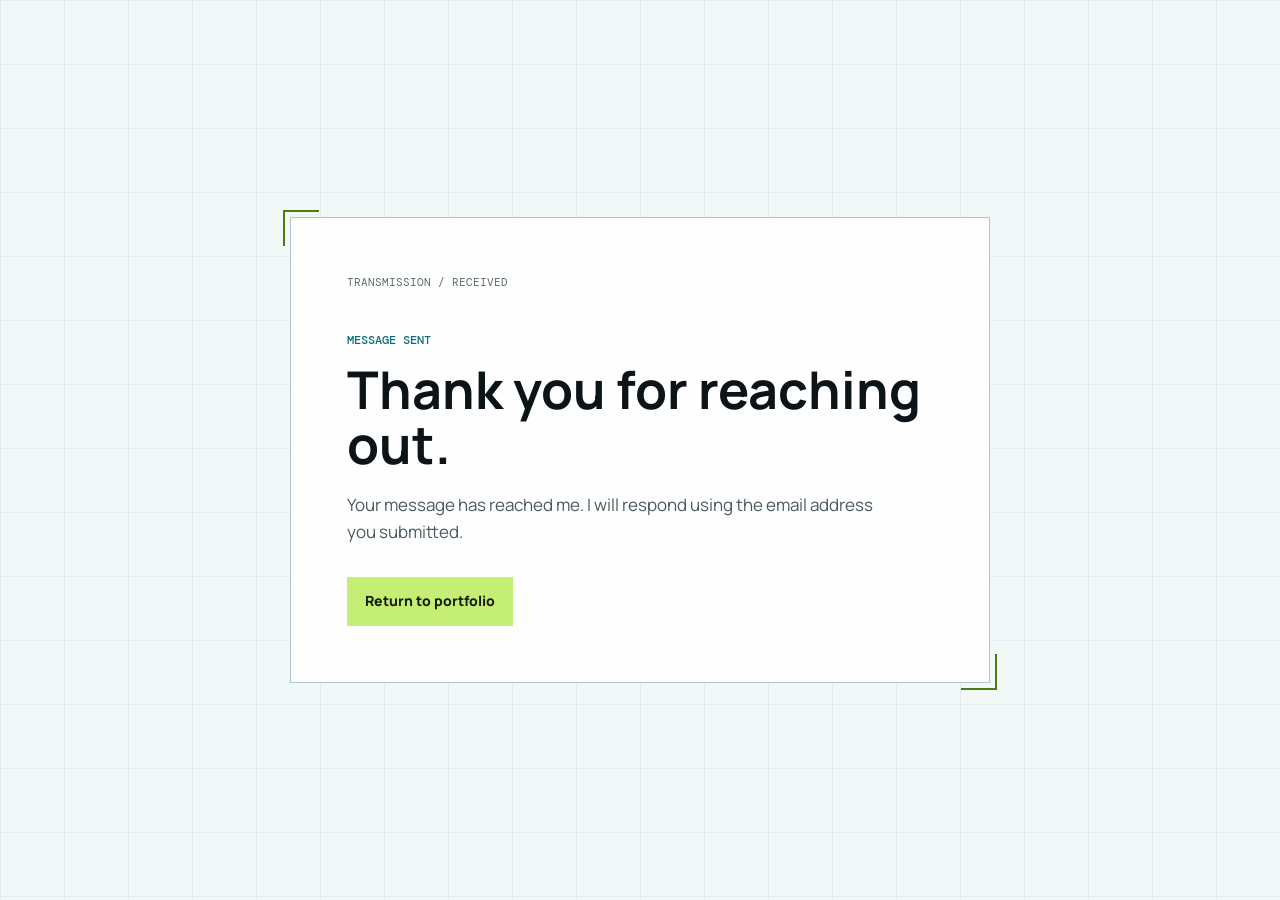
<file: thanks.html>
<!doctype html>
<html lang="en">
  <head>
    <meta charset="UTF-8" />
    <meta name="viewport" content="width=device-width, initial-scale=1.0" />
    <meta name="theme-color" content="#070a0d" />
    <meta name="msapplication-TileColor" content="#070a0d">
    <title>Message received | Mathew Gerald</title>
    <link rel="preload" href="/assets/fonts/manrope-var.woff2" as="font" type="font/woff2" crossorigin />
    <link rel="preload" href="/assets/fonts/dm-mono-400.woff2" as="font" type="font/woff2" crossorigin />
    <link rel="stylesheet" href="/assets/style.css" />
    <script src="/assets/theme.js"></script>
    <link rel="icon" type="image/svg+xml" href="/assets/images/mgc-monogram.svg">
    <link rel="icon" type="image/x-icon" href="/assets/images/favicon.ico">
    <link rel="icon" type="image/png" sizes="32x32" href="/assets/images/favicon-32x32.png">
    <link rel="icon" type="image/png" sizes="16x16" href="/assets/images/favicon-16x16.png">
    <link rel="apple-touch-icon" sizes="180x180" href="/assets/images/apple-touch-icon.png">
    <link rel="manifest" href="/site.webmanifest">
    <meta name="author" content="Mathew Gerald Chukwudera">
    <meta name="robots" content="noindex, follow">
    <meta property="og:site_name" content="Mathew Gerald">
    <meta property="og:type" content="website">
    <meta property="og:title" content="Mathew Gerald | Software Engineer">
    <meta property="og:description" content="Building fast, scalable and user-focused applications with modern technologies.">
    <meta property="og:url" content="https://gerald-mathew.netlify.app/">
    <meta name="twitter:card" content="summary">
    <meta name="twitter:title" content="Mathew Gerald | Software Engineer">
    <meta name="twitter:description" content="Building fast, scalable and user-focused applications with modern technologies.">
  </head>
  <body class="thanks-page">
    <main class="thanks-shell">
      <div class="thanks-signal" aria-hidden="true">TRANSMISSION / RECEIVED</div>
      <p class="section-kicker">MESSAGE SENT</p>
      <h1>Thank you for reaching out.</h1>
      <p>Your message has reached me. I will respond using the email address you submitted.</p>
      <a class="button button-primary" href="/">Return to portfolio</a>
    </main>
  </body>
</html>
</file>
<file: assets/style.css>
@font-face {
  font-family: "Manrope";
  font-style: normal;
  font-weight: 400 800;
  font-display: swap;
  src: url("/assets/fonts/manrope-var.woff2") format("woff2");
  unicode-range: U+0000-00FF, U+0131, U+0152-0153, U+02BB-02BC, U+02C6, U+02DA, U+02DC, U+0304, U+0308, U+0329, U+2000-206F, U+20AC, U+2122, U+2191, U+2193, U+2212, U+2215, U+FEFF, U+FFFD;
}

@font-face {
  font-family: "DM Mono";
  font-style: normal;
  font-weight: 400;
  font-display: swap;
  src: url("/assets/fonts/dm-mono-400.woff2") format("woff2");
  unicode-range: U+0000-00FF, U+0131, U+0152-0153, U+02BB-02BC, U+02C6, U+02DA, U+02DC, U+0304, U+0308, U+0329, U+2000-206F, U+20AC, U+2122, U+2191, U+2193, U+2212, U+2215, U+FEFF, U+FFFD;
}

@font-face {
  font-family: "DM Mono";
  font-style: normal;
  font-weight: 500;
  font-display: swap;
  src: url("/assets/fonts/dm-mono-500.woff2") format("woff2");
  unicode-range: U+0000-00FF, U+0131, U+0152-0153, U+02BB-02BC, U+02C6, U+02DA, U+02DC, U+0304, U+0308, U+0329, U+2000-206F, U+20AC, U+2122, U+2191, U+2193, U+2212, U+2215, U+FEFF, U+FFFD;
}

:root {
  color-scheme: light dark;

  --bg: light-dark(#f2f7f8, #070a0d);
  --surface: light-dark(#ffffff, #0c1216);
  --surface-soft: light-dark(#ffffff, #111a1f);
  --surface-deep: light-dark(#ffffff, #0b1014);
  --display-surround: light-dark(#e9f1f3, #0b1014);
  --band: light-dark(#e6eff1, #0a1013);

  --line: light-dark(#d3e0e2, #26343b);
  --line-soft: light-dark(#d3e0e2, #1d2a30);
  --line-bright: light-dark(#aec6ca, #49616a);

  --text: light-dark(#0d1417, #f1f5f1);
  --muted: light-dark(#4a5a5e, #a8b4b4);
  --dim: light-dark(#5c6c70, #7d8d90);

  --cyan: light-dark(#0a6f79, #67dbe4);
  /* bright pair = fills and borders; ink pair = text, for light-mode contrast */
  --cyan-bright: #67dbe4;
  --cyan-ink: light-dark(#0a6f79, #67dbe4);
  --lime: light-dark(#4d7c0f, #c5ee74);
  --lime-bright: #c5ee74;
  --lime-ink: light-dark(#4d7c0f, #c5ee74);
  --coral: light-dark(#b4471f, #ff9f83);
  --on-accent: #18200c;

  --header-bg: light-dark(rgba(255, 255, 255, 0.88), rgba(7, 10, 13, 0.94));
  --nav-panel: light-dark(#ffffff, #0b1115);
  --panel-veil: light-dark(rgba(13, 22, 26, 0.08), rgba(12, 18, 22, 0.64));
  --group-bg: light-dark(rgba(255, 255, 255, 0.92), rgba(12, 18, 22, 0.55));
  --group-hover: light-dark(#e4eef0, #121d22);
  --availability: light-dark(#e6f0f2, #111c1d);
  --contact-hover: light-dark(rgba(226, 238, 240, 0.92), rgba(18, 30, 34, 0.74));
  --form-bg: light-dark(#ffffff, rgba(13, 22, 26, 0.8));
  --placeholder: light-dark(#7b8b8f, #536064);
  --progress-bg: light-dark(#dbe7e9, #131d22);
  --thanks-shell: light-dark(rgba(255, 255, 255, 0.94), rgba(10, 16, 19, 0.94));
  --scan: light-dark(rgba(77, 124, 15, 0.6), rgba(197, 238, 116, 0.75));
  --dot-glow: light-dark(rgba(77, 124, 15, 0.18), rgba(197, 238, 116, 0.12));
  --pulse-ring: light-dark(rgba(77, 124, 15, 0.05), rgba(197, 238, 116, 0.03));
  --inner-border: light-dark(rgba(77, 124, 15, 0.35), rgba(197, 238, 116, 0.3));
  --cyan-wash: light-dark(rgba(10, 111, 121, 0.07), rgba(103, 219, 228, 0.06));
  --error-tint: light-dark(rgba(10, 111, 121, 0.08), rgba(103, 219, 228, 0.08));

  --canvas-grid: light-dark(rgba(10, 111, 121, 0.1), rgba(106, 154, 166, 0.08));
  --canvas-node: light-dark(rgba(74, 90, 94, 0.34), rgba(151, 175, 177, 0.32));
  --canvas-node-accent: light-dark(rgba(10, 111, 121, 0.5), rgba(103, 219, 228, 0.6));
  --canvas-node-hot: light-dark(rgba(77, 124, 15, 0.85), rgba(197, 238, 116, 0.92));
  --canvas-link: light-dark(rgb(10, 111, 121), rgb(103, 219, 228));

  --mono: "DM Mono", Consolas, monospace;
  --sans: "Manrope", Arial, sans-serif;
  --container: 1180px;
}

:root[data-theme="light"] {
  color-scheme: light;
}

:root[data-theme="dark"] {
  color-scheme: dark;
}

* {
  box-sizing: border-box;
}

html {
  scroll-behavior: smooth;
}

body {
  margin: 0;
  min-width: 320px;
  background: var(--bg);
  color: var(--text);
  font-family: var(--sans);
  font-size: 16px;
  line-height: 1.6;
  overflow-x: hidden;
}

a {
  color: inherit;
  text-decoration: none;
}

button,
input,
textarea {
  font: inherit;
}

button {
  cursor: pointer;
}

:focus-visible {
  outline: 2px solid var(--cyan);
  outline-offset: 3px;
  border-radius: 2px;
}

.contact-form input:focus-visible,
.contact-form textarea:focus-visible {
  outline: 2px solid var(--cyan);
  outline-offset: 4px;
}

.container {
  width: min(calc(100% - 48px), var(--container));
  margin: 0 auto;
}

.signal-field {
  position: fixed;
  z-index: -3;
  inset: 0;
  width: 100%;
  height: 100%;
  pointer-events: none;
  opacity: 0.68;
}

.page-noise {
  position: fixed;
  z-index: -2;
  inset: 0;
  pointer-events: none;
  opacity: 0.18;
  background-image: url("data:image/svg+xml,%3Csvg viewBox='0 0 180 180' xmlns='http://www.w3.org/2000/svg'%3E%3Cfilter id='n'%3E%3CfeTurbulence type='fractalNoise' baseFrequency='.9' numOctaves='4' stitchTiles='stitch'/%3E%3C/filter%3E%3Crect width='100%25' height='100%25' filter='url(%23n)' opacity='.22'/%3E%3C/svg%3E");
}

.scroll-progress {
  position: fixed;
  z-index: 20;
  top: 0;
  left: 0;
  width: 100%;
  height: 2px;
  background: var(--progress-bg);
}

.scroll-progress span {
  display: block;
  width: 0;
  height: 100%;
  background: var(--lime);
}

.site-header {
  position: sticky;
  z-index: 10;
  top: 0;
  border-bottom: 1px solid transparent;
  transition:
    background-color 180ms ease,
    border-color 180ms ease;
}

.site-header.is-scrolled {
  background: var(--header-bg);
  border-color: var(--line-soft);
  backdrop-filter: blur(14px);
}

.nav-shell {
  min-height: 76px;
  display: flex;
  align-items: center;
  justify-content: space-between;
  gap: 24px;
}

.brand {
  display: inline-flex;
  align-items: center;
  gap: 10px;
  font-weight: 800;
  line-height: 1;
}

.brand-mark {
  display: grid;
  place-items: center;
  width: 37px;
  height: 30px;
  border: 1px solid var(--cyan);
  color: var(--cyan);
  font-family: var(--mono);
  font-size: 12px;
}

.brand-name {
  font-size: 14px;
}

.nav-links {
  display: flex;
  align-items: center;
  gap: 26px;
  font-size: 14px;
  font-weight: 700;
}

.nav-links > a:not(.nav-cta) {
  padding: 2px 0;
  color: var(--muted);
  transition: color 160ms ease;
}

.nav-links > a:not(.nav-cta):hover {
  color: var(--text);
}

.nav-cta {
  display: inline-flex;
  align-items: center;
  gap: 8px;
  border: 1px solid var(--line-bright);
  padding: 10px 12px;
  color: var(--text);
}

.nav-cta .icon {
  width: 15px;
}

.menu-toggle {
  display: none;
  width: 40px;
  height: 40px;
  align-items: center;
  justify-content: center;
  border: 1px solid var(--line);
  color: var(--text);
  background: var(--surface-soft);
}

.menu-toggle .icon {
  width: 20px;
}

.nav-actions {
  display: flex;
  align-items: center;
  gap: 10px;
  margin-left: auto;
}

.theme-toggle {
  display: inline-flex;
  align-items: center;
  gap: 7px;
  min-height: 40px;
  padding: 0 12px;
  border: 1px solid var(--line);
  color: var(--text);
  background: var(--surface-soft);
  font-family: var(--mono);
  font-size: 11px;
  font-weight: 500;
  letter-spacing: 0.06em;
  text-transform: uppercase;
  transition:
    border-color 160ms ease,
    color 160ms ease,
    background-color 160ms ease;
}

.theme-toggle:hover {
  border-color: var(--line-bright);
  color: var(--cyan);
}

.theme-toggle .icon {
  width: 17px;
  height: 17px;
}

.theme-icon {
  display: none;
}

[data-theme-state="auto"] .theme-icon-auto,
[data-theme-state="light"] .theme-icon-light,
[data-theme-state="dark"] .theme-icon-dark {
  display: block;
}

@media (max-width: 800px) {
  .theme-label {
    position: absolute;
    width: 1px;
    height: 1px;
    overflow: hidden;
    clip-path: inset(50%);
    white-space: nowrap;
  }

  .theme-toggle {
    width: 40px;
    justify-content: center;
    padding: 0;
  }
}

.hero {
  position: relative;
  display: grid;
  grid-template-columns: 1.03fr 0.97fr;
  align-items: center;
  gap: 72px;
  min-height: 720px;
  padding-top: 72px;
  padding-bottom: 88px;
}

.eyebrow,
.section-kicker,
.meta-label,
.project-topline,
.contact-option small,
.availability-marker {
  margin: 0;
  color: var(--cyan);
  font-family: var(--mono);
  font-size: 12px;
  font-weight: 500;
  line-height: 1.4;
}

.eyebrow {
  display: flex;
  align-items: center;
  gap: 8px;
  color: var(--muted);
}

.live-dot {
  width: 7px;
  height: 7px;
  background: var(--lime);
  box-shadow: 0 0 0 4px var(--dot-glow);
  animation: livePulse 1.8s ease-in-out infinite;
}

.hero h1 {
  max-width: 760px;
  margin: 24px 0;
  font-size: 74px;
  font-weight: 800;
  line-height: 1.02;
}

.accent-text {
  color: var(--lime);
}

.hero-lede {
  max-width: 620px;
  margin: 0;
  color: var(--muted);
  font-size: 20px;
  line-height: 1.7;
}

.hero-actions {
  display: flex;
  flex-wrap: wrap;
  gap: 12px;
  margin-top: 36px;
}

.button {
  display: inline-flex;
  align-items: center;
  justify-content: center;
  gap: 10px;
  min-height: 49px;
  border: 1px solid var(--line-bright);
  padding: 0 17px;
  font-size: 14px;
  font-weight: 800;
  transition:
    transform 180ms ease,
    background-color 180ms ease,
    color 180ms ease,
    border-color 180ms ease;
}

.button .icon {
  width: 18px;
}

.button:hover {
  transform: translateY(-3px);
}

.button-primary {
  border-color: var(--lime-bright);
  background: var(--lime-bright);
  color: var(--on-accent);
}

.button-primary:hover {
  background: var(--text);
  border-color: var(--text);
}

.button-quiet {
  color: var(--text);
  background: var(--panel-veil);
}

.button-quiet:hover {
  border-color: var(--cyan);
  color: var(--cyan);
}

.hero-meta {
  display: flex;
  flex-wrap: wrap;
  gap: 0;
  margin-top: 54px;
  border-top: 1px solid var(--line);
  border-bottom: 1px solid var(--line);
}

.hero-meta > div {
  min-width: 145px;
  padding: 13px 21px 13px 0;
  margin-right: 21px;
  border-right: 1px solid var(--line);
  font-family: var(--mono);
  font-size: 12px;
}

.hero-meta > div:last-child {
  border: 0;
}

.meta-label {
  display: block;
  margin-bottom: 4px;
  color: var(--dim);
}

.hero-visual {
  position: relative;
  justify-self: end;
  width: min(100%, 425px);
  padding: 32px 0 37px;
}

.visual-index {
  position: absolute;
  top: 0;
  right: 0;
  color: var(--dim);
  font-family: var(--mono);
  font-size: 11px;
}

.profile-card {
  position: relative;
  display: flex;
  flex-direction: column;
  min-height: 470px;
  border: 1px solid var(--line-bright);
  padding: 24px;
  background:
    linear-gradient(180deg, var(--cyan-wash), transparent 34%),
    var(--surface-deep);
  overflow: hidden;
}

.profile-card::after {
  position: absolute;
  content: "";
  inset: 10px;
  border: 1px solid var(--inner-border);
  pointer-events: none;
}

.profile-card-top {
  position: relative;
  z-index: 1;
  display: flex;
  align-items: center;
  justify-content: space-between;
  gap: 12px;
}

.profile-badge {
  display: grid;
  place-items: center;
  width: 37px;
  height: 30px;
  border: 1px solid var(--cyan);
  color: var(--cyan);
  font-family: var(--mono);
  font-size: 12px;
}

.profile-open {
  display: inline-flex;
  align-items: center;
  gap: 8px;
  color: var(--muted);
  font-family: var(--mono);
  font-size: 11px;
  font-weight: 500;
}

.profile-card-main {
  position: relative;
  z-index: 1;
  margin-top: 58px;
}

.profile-role {
  margin: 0;
  color: var(--cyan);
  font-family: var(--mono);
  font-size: 12px;
  font-weight: 500;
}

.profile-name {
  margin: 12px 0 14px;
  font-size: 22px;
  line-height: 1.25;
}

.profile-desc {
  margin: 0;
  color: var(--muted);
  font-size: 14px;
  line-height: 1.65;
}

.profile-facts {
  position: relative;
  z-index: 1;
  margin: 30px 0 0;
  border-top: 1px solid var(--line);
}

.profile-facts div {
  display: flex;
  align-items: center;
  justify-content: space-between;
  gap: 16px;
  padding: 11px 0;
  border-bottom: 1px solid var(--line);
}

.profile-facts dt {
  color: var(--dim);
  font-family: var(--mono);
  font-size: 10px;
  font-weight: 500;
}

.profile-facts dd {
  margin: 0;
  color: var(--muted);
  font-family: var(--mono);
  font-size: 11px;
  text-align: right;
}

.profile-scan {
  position: absolute;
  top: 0;
  left: 10px;
  right: 10px;
  height: 2px;
  background: var(--lime);
  opacity: 0.8;
  box-shadow: 0 0 17px var(--scan);
  animation: scanLine 6s linear infinite;
}

.profile-tag {
  position: absolute;
  z-index: 2;
  right: 11px;
  bottom: 31px;
  display: flex;
  align-items: center;
  gap: 8px;
  min-height: 29px;
  padding: 0 9px;
  background: var(--lime-bright);
  color: var(--on-accent);
  font-family: var(--mono);
  font-size: 11px;
  font-weight: 500;
}

.tag-dot {
  width: 5px;
  height: 5px;
  box-shadow: none;
  background: var(--on-accent);
}

.visual-caption {
  display: flex;
  justify-content: space-between;
  gap: 16px;
  margin-top: 14px;
  color: var(--dim);
  font-family: var(--mono);
  font-size: 10px;
}

.signal-corner {
  position: absolute;
  width: 44px;
  height: 44px;
  border: 1px solid var(--coral);
  opacity: 0.7;
}

.signal-corner-one {
  top: 32px;
  right: 0;
  border-width: 1px 1px 0 0;
}

.signal-corner-two {
  bottom: 67px;
  left: 0;
  border-width: 0 0 1px 1px;
}

.ticker {
  overflow: hidden;
  border-top: 1px solid var(--line);
  border-bottom: 1px solid var(--line);
  background: var(--band);
}

.ticker-track {
  display: flex;
  align-items: center;
  width: max-content;
  min-height: 56px;
  will-change: transform;
}

.ticker-track.is-animated {
  animation: tickerMove var(--ticker-duration, 32s) linear infinite;
}

.ticker-run {
  display: flex;
  align-items: center;
  flex: 0 0 auto;
}

.ticker-pair {
  display: flex;
  align-items: center;
  flex: 0 0 auto;
}

.ticker-pair > span {
  display: inline-flex;
  align-items: center;
  gap: 8px;
  margin: 0 18px;
  color: var(--muted);
  font-family: var(--mono);
  font-size: 12px;
  line-height: 1;
  white-space: nowrap;
}

.ticker-pair > b {
  display: block;
  flex: 0 0 auto;
  width: 5px;
  height: 5px;
  background: var(--cyan);
}

.section {
  padding-top: 130px;
  padding-bottom: 130px;
}

.section-heading {
  max-width: 760px;
}

.section-kicker {
  margin-bottom: 15px;
}

.section-heading h2,
.contact-heading h2,
.availability h2 {
  margin: 0;
  font-size: 48px;
  line-height: 1.1;
}

.section-heading > p:not(.section-kicker),
.contact-heading > p {
  max-width: 620px;
  margin: 20px 0 0;
  color: var(--muted);
  font-size: 17px;
}

.about {
  border-bottom: 1px solid var(--line);
}

.about-grid {
  display: grid;
  grid-template-columns: 0.9fr 1.1fr;
  gap: 88px;
  margin-top: 58px;
}

.about-body {
  color: var(--muted);
  font-size: 19px;
}

.about-body p {
  margin: 0 0 22px;
}

.principles {
  border-top: 1px solid var(--line);
}

.principles article {
  display: grid;
  grid-template-columns: 50px 1fr;
  column-gap: 17px;
  padding: 22px 0;
  border-bottom: 1px solid var(--line);
}

.principle-number {
  grid-row: span 2;
  color: var(--lime);
  font-family: var(--mono);
  font-size: 12px;
}

.principles h3 {
  margin: 0;
  font-size: 18px;
}

.principles p {
  margin: 7px 0 0;
  color: var(--muted);
  font-size: 14px;
}

.work {
  border-bottom: 1px solid var(--line);
}

.work-heading {
  display: grid;
  grid-template-columns: 0.55fr 1fr;
  column-gap: 40px;
  max-width: none;
}

.work-heading .section-kicker {
  grid-row: span 2;
}

.work-heading > p:last-child {
  margin-top: 14px;
}

.project-list {
  margin-top: 70px;
}

.project {
  position: relative;
  display: grid;
  grid-template-columns: minmax(0, 1fr) minmax(0, 1fr);
  gap: 54px;
  align-items: center;
  padding: 24px 0 88px;
  border-top: 1px solid var(--line);
}

.project-reverse {
  padding-top: 88px;
}

.project-display {
  position: relative;
  min-height: 390px;
  display: grid;
  place-items: center;
  border: 1px solid var(--line);
  overflow: hidden;
  background: var(--display-surround);
}

.project-display::before,
.project-display::after {
  position: absolute;
  content: "";
  width: 11px;
  height: 11px;
  border-color: var(--cyan);
  border-style: solid;
  z-index: 1;
}

.project-display::before {
  top: 12px;
  left: 12px;
  border-width: 1px 0 0 1px;
}

.project-display::after {
  right: 12px;
  bottom: 12px;
  border-width: 0 1px 1px 0;
}

.display-note {
  position: absolute;
  bottom: 15px;
  left: 19px;
  color: var(--dim);
  font-family: var(--mono);
  font-size: 10px;
}

.project-copy {
  position: relative;
}

.project-topline {
  display: flex;
  justify-content: space-between;
  gap: 18px;
  padding-bottom: 13px;
  border-bottom: 1px solid var(--line);
  color: var(--dim);
}

.project-topline span:first-child {
  color: var(--cyan);
}

.project-copy h3 {
  margin: 22px 0 15px;
  font-size: 35px;
  line-height: 1.18;
}

.project-copy > p {
  margin: 0;
  color: var(--muted);
  font-size: 16px;
}

.project-points {
  margin: 22px 0;
  padding: 0;
  list-style: none;
  color: var(--muted);
  font-size: 14px;
}

.project-points li {
  position: relative;
  padding-left: 17px;
  margin-top: 11px;
}

.project-points li::before {
  position: absolute;
  content: "+";
  left: 0;
  color: var(--lime);
  font-family: var(--mono);
}

.tech-list {
  display: flex;
  flex-wrap: wrap;
  gap: 8px;
  margin: 25px 0;
}

.tech-list span {
  display: inline-flex;
  align-items: center;
  gap: 6px;
  border: 1px solid var(--line);
  padding: 5px 8px;
  color: var(--muted);
  font-family: var(--mono);
  font-size: 11px;
}

.tech-list .icon,
.ticker-track .icon {
  width: 14px;
  height: 14px;
  flex: 0 0 auto;
}

.project-link {
  display: inline-flex;
  align-items: center;
  gap: 8px;
  padding: 2px 0;
  color: var(--cyan);
  font-size: 14px;
  font-weight: 800;
}

.project-link .icon {
  width: 17px;
  transition: transform 160ms ease;
}

a.project-link:hover .icon {
  transform: translate(3px, -3px);
}

.project-link-muted {
  color: var(--dim);
}

.browser-shell {
  width: 83%;
  border: 1px solid #52656c;
  background: #172227;
  box-shadow: 22px 23px 0 light-dark(rgba(13, 22, 26, 0.09), #101a1f);
  transform: rotate(-4deg);
}

.browser-bar,
.terminal-bar {
  display: flex;
  align-items: center;
  gap: 5px;
  height: 29px;
  padding: 0 10px;
  border-bottom: 1px solid #41545d;
}

.browser-bar span,
.terminal-bar span {
  width: 6px;
  height: 6px;
  background: #dba98e;
}

.browser-bar span:nth-child(2),
.terminal-bar span:nth-child(2) {
  background: #e8d578;
}

.browser-bar span:nth-child(3),
.terminal-bar span:nth-child(3) {
  background: #8ed59f;
}

.browser-bar em,
.terminal-bar em {
  overflow: hidden;
  margin-left: 5px;
  color: #92a5aa;
  font-family: var(--mono);
  font-size: 8px;
  font-style: normal;
  white-space: nowrap;
  text-overflow: ellipsis;
}

.portal-screen {
  display: grid;
  grid-template-columns: 18% 1fr;
  height: 227px;
}

.portal-side {
  display: grid;
  align-content: start;
  gap: 15px;
  padding: 22px 12px;
  background: #111a21;
}

.portal-side i {
  width: 100%;
  height: 5px;
  background: #38515a;
}

.portal-side i:first-child {
  background: #99dbd8;
}

.portal-content {
  padding: 24px 20px;
  background: #e6edeb;
}

.screen-heading {
  display: flex;
  justify-content: space-between;
  align-items: center;
}

.screen-heading span {
  width: 43%;
  height: 10px;
  background: #0f2630;
}

.screen-heading b {
  width: 18px;
  height: 18px;
  background: #75cdbb;
}

.screen-metrics {
  display: grid;
  grid-template-columns: repeat(3, 1fr);
  gap: 7px;
  margin-top: 19px;
}

.screen-metrics i {
  height: 35px;
  border-top: 3px solid #5fb5c4;
  background: #cedad6;
}

.screen-table {
  display: grid;
  gap: 7px;
  margin-top: 19px;
}

.screen-table i {
  height: 7px;
  background: #c3d0cb;
}

.screen-table i:first-child {
  background: #5b7d86;
}

.site-window {
  width: 79%;
  overflow: hidden;
  border: 1px solid #49626b;
  background: #d1ddd4;
  box-shadow: -20px 23px 0 light-dark(rgba(13, 22, 26, 0.09), #101b20);
  transform: rotate(3deg);
}

.site-nav {
  display: flex;
  align-items: center;
  gap: 15px;
  height: 35px;
  padding: 0 12px;
  background: #f3f6ef;
}

.site-nav b {
  color: #246e6f;
  font-family: var(--mono);
  font-size: 11px;
}

.site-nav i {
  width: 24px;
  height: 4px;
  background: #a4b5aa;
}

.site-nav span {
  margin-left: auto;
  width: 18px;
  height: 9px;
  background: #d86c55;
}

.site-hero-ui {
  min-height: 192px;
  padding: 26px 25px;
  color: #f0f4ec;
  background: #15474e;
}

.site-hero-ui small {
  color: #bbdf79;
  font-family: var(--mono);
  font-size: 8px;
}

.site-hero-ui strong {
  display: block;
  margin-top: 10px;
  font-size: 26px;
  line-height: 1.12;
}

.site-hero-ui em {
  display: block;
  width: 62px;
  height: 8px;
  margin-top: 19px;
  background: #bbdf79;
}

.site-cards {
  display: grid;
  grid-template-columns: repeat(3, 1fr);
  gap: 8px;
  padding: 13px;
  background: #e8eee5;
}

.site-cards i {
  height: 44px;
  background: #aac4b8;
}

.project-pair {
  display: grid;
  grid-template-columns: 1fr 1fr;
  gap: 28px;
  padding-top: 32px;
  border-top: 1px solid var(--line);
}

.compact-project {
  display: block;
  padding: 0;
  border: 0;
}

.compact-project .project-display {
  min-height: 255px;
}

.compact-project .project-copy {
  padding-top: 23px;
}

.compact-project .project-copy h3 {
  font-size: 25px;
}

.cli-display {
  background: light-dark(#e9f1f3, #071013);
}

.terminal-window {
  width: 82%;
  min-height: 164px;
  padding-bottom: 18px;
  border: 1px solid #39535b;
  background: #0c191d;
  box-shadow: 18px 18px 0 light-dark(rgba(13, 22, 26, 0.09), #111d22);
  transform: rotate(-3deg);
  font-family: var(--mono);
}

.terminal-window p {
  margin: 11px 16px 0;
  color: #a9c8bd;
  font-size: 10px;
}

.terminal-window p b {
  color: var(--cyan);
}

.terminal-window strong {
  color: var(--lime);
  font-weight: 500;
}

.cursor {
  display: inline-block;
  width: 6px;
  height: 11px;
  margin-left: 4px;
  vertical-align: -1px;
  background: var(--lime);
  animation: blink 0.9s step-end infinite;
}

.gui-display {
  background: light-dark(#e9f1f3, #131719);
}

.app-window {
  width: 74%;
  min-height: 190px;
  overflow: hidden;
  border: 1px solid #b6c2bc;
  background: #ece8dc;
  box-shadow: 18px 18px 0 light-dark(rgba(52, 48, 33, 0.13), #383b33);
  transform: rotate(3deg);
}

.app-titlebar {
  display: flex;
  align-items: center;
  height: 28px;
  padding: 0 10px;
  color: #e6eee5;
  background: #283d46;
  font-family: var(--mono);
  font-size: 8px;
}

.app-titlebar span {
  width: 7px;
  height: 7px;
  margin-right: 7px;
  background: #c6ea74;
}

.app-titlebar i {
  width: 7px;
  height: 1px;
  margin-left: 7px;
  background: #bcc9c3;
}

.app-titlebar i:first-of-type {
  margin-left: auto;
}

.app-content {
  padding: 21px 21px 18px;
  color: #25343d;
}

.app-content p {
  margin: 0;
  font-size: 15px;
  line-height: 1.2;
}

.app-content p strong {
  color: #bd604c;
}

.app-content div {
  display: flex;
  gap: 5px;
  margin: 18px 0 14px;
}

.app-content div i {
  flex: 1;
  height: 17px;
  background: #b8c3b4;
}

.app-content b {
  display: inline-block;
  padding: 5px 8px;
  color: #e6eee5;
  background: #2b7072;
  font-family: var(--mono);
  font-size: 8px;
}

.project-links {
  display: flex;
  flex-wrap: wrap;
  gap: 30px;
  margin-top: 25px;
}

.project-links .project-link {
  position: relative;
}

.project-links .project-link + .project-link::before {
  content: "/";
  position: absolute;
  left: -17px;
  color: var(--dim);
  font-weight: 400;
}

/* StudySync course-registration mockup */
.studysync-display {
  background: light-dark(#e9f1f3, #0d1419);
}

.course-window {
  width: 84%;
  min-height: 200px;
  overflow: hidden;
  border: 1px solid #4a5b6e;
  background: #eef0f4;
  box-shadow: -15px 17px 0 light-dark(rgba(13, 22, 26, 0.09), #172028);
  transform: rotate(-2deg);
}

.course-top {
  display: flex;
  align-items: center;
  gap: 14px;
  height: 32px;
  padding: 0 12px;
  background: #2b3a52;
}

.course-top span {
  color: #a7c4f2;
  font-family: var(--mono);
  font-size: 10px;
  font-weight: 800;
  letter-spacing: 1px;
}

.course-top i {
  width: 20px;
  height: 4px;
  background: #5c708f;
}

.course-top em {
  width: 9px;
  height: 9px;
  margin-left: auto;
  border-radius: 50%;
  background: #c6ea74;
}

.course-body {
  display: grid;
  grid-template-columns: 54px 1fr;
  min-height: 148px;
}

.course-side {
  display: flex;
  flex-direction: column;
  gap: 10px;
  padding: 13px 9px;
  border-right: 1px solid #cdd4de;
  background: #dfe4ec;
}

.course-side i {
  height: 6px;
  background: #93a3bd;
}

.course-side i:first-child {
  background: #4f6aa7;
}

.course-side i:last-child {
  height: 28px;
  margin-top: auto;
  background: #4f6aa7;
  opacity: 0.35;
}

.course-list {
  display: flex;
  flex-direction: column;
  gap: 9px;
  padding: 12px;
}

.course-list div {
  display: flex;
  align-items: center;
  justify-content: space-between;
  gap: 10px;
  padding: 9px;
  border: 1px solid #d3d9e2;
  background: #fbfbfd;
}

.course-list b {
  color: #24334d;
  font-size: 11px;
  font-weight: 700;
}

.course-list em {
  color: #7d8796;
  font-family: var(--mono);
  font-size: 8px;
  font-style: normal;
  text-align: right;
}

.course-list div:nth-child(2) em {
  color: #4f6aa7;
}

/* CareConnect clinic-schedule mockup */
.careconnect-display {
  background: light-dark(#e9f1f3, #0e1215);
}

.cbt-display {
  background: light-dark(#e9f1f3, #0a1530);
}

.exam-window {
  width: 74%;
  overflow: hidden;
  border: 1px solid #26457e;
  background: #f7f8fc;
  box-shadow: 16px 17px 0 light-dark(rgba(13, 22, 26, 0.09), #060d24);
  transform: rotate(-2deg);
}

.exam-bar {
  display: flex;
  align-items: center;
  justify-content: space-between;
  height: 32px;
  padding: 0 12px;
  background: #123a75;
}

.exam-bar span {
  color: #cfe0ff;
  font-family: var(--mono);
  font-size: 10px;
  font-weight: 800;
  letter-spacing: 1px;
}

.exam-bar em {
  padding: 3px 7px;
  color: #123a75;
  background: #ffffff;
  font-family: var(--mono);
  font-size: 9px;
  font-style: normal;
  font-weight: 700;
}

.exam-progress {
  height: 5px;
  background: #dde4f2;
}

.exam-progress i {
  display: block;
  width: 42%;
  height: 100%;
  background: #2f7de0;
}

.exam-body {
  display: flex;
  flex-direction: column;
  gap: 10px;
  padding: 12px;
}

.exam-q {
  display: grid;
  grid-template-columns: 27px minmax(0, 1fr);
  gap: 11px;
  align-items: start;
}

.exam-q b {
  display: grid;
  place-items: center;
  width: 27px;
  height: 27px;
  border: 1px solid #26457e;
  color: #123a75;
  font-family: var(--mono);
  font-size: 11px;
}

.exam-q p {
  display: flex;
  flex-direction: column;
  gap: 6px;
  margin: 4px 0 0;
}

.exam-q p i {
  height: 7px;
  background: #c9d2e6;
}

.exam-q p i.short {
  width: 56%;
}

.exam-options {
  display: grid;
  gap: 6px;
}

.exam-options > div {
  display: flex;
  align-items: center;
  gap: 11px;
  padding: 5px 11px;
  border: 1px solid #dde4f2;
  background: #ffffff;
}

.exam-options b {
  display: grid;
  flex: 0 0 auto;
  place-items: center;
  width: 19px;
  height: 19px;
  border: 1px solid #b9c6de;
  color: #123a75;
  font-family: var(--mono);
  font-size: 9px;
}

.exam-options i {
  height: 6px;
  background: #dde4f2;
}

.exam-options > div:nth-child(1) i { width: 74%; }
.exam-options > div:nth-child(2) i { width: 62%; }
.exam-options > div:nth-child(3) i { width: 81%; }
.exam-options > div:nth-child(4) i { width: 55%; }

.exam-options > div.picked {
  border-color: #123a75;
  background: #eaf1ff;
}

.exam-options > div.picked b {
  border-color: #123a75;
  color: #ffffff;
  background: #123a75;
}

.exam-options > div.picked i {
  background: #7f9dd4;
}

.exam-foot {
  display: flex;
  align-items: center;
  justify-content: space-between;
  padding: 9px 17px;
  border-top: 1px solid #dde4f2;
  background: #ffffff;
}

.exam-foot em {
  display: flex;
  align-items: center;
  justify-content: center;
  width: 56px;
  height: 23px;
  border: 1px solid #b9c6de;
  background: #ffffff;
  color: #123a75;
  font-family: var(--mono);
  font-size: 9px;
  font-style: normal;
  font-weight: 700;
  letter-spacing: 1px;
}

.exam-foot b {
  padding: 7px 14px;
  color: #ffffff;
  background: #123a75;
  font-family: var(--mono);
  font-size: 9px;
  letter-spacing: 1px;
}

.clinic-window {
  width: 82%;
  min-height: 214px;
  overflow: hidden;
  border: 1px solid #4d6a66;
  background: #f6f4ee;
  box-shadow: 17px -17px 0 light-dark(rgba(13, 22, 26, 0.09), #192021);
  transform: rotate(2deg);
}

.clinic-top {
  display: flex;
  align-items: center;
  gap: 14px;
  height: 32px;
  padding: 0 12px;
  background: #22413f;
}

.clinic-top span {
  color: #7fd6c4;
  font-family: var(--mono);
  font-size: 9px;
  font-weight: 800;
  letter-spacing: 1px;
}

.clinic-top i {
  width: 20px;
  height: 4px;
  background: #3d6360;
}

.clinic-top em {
  width: 9px;
  height: 9px;
  margin-left: auto;
  border-radius: 50%;
  background: #e88a6c;
}

.clinic-body {
  display: flex;
  flex-direction: column;
  gap: 8px;
  padding: 13px;
}

.clinic-slot {
  display: grid;
  grid-template-columns: 34px 46px 1fr 9px;
  align-items: center;
  gap: 10px;
  padding: 9px;
  border: 1px solid #e5ddd1;
  background: #fffdf8;
}

.clinic-slot small {
  color: #b06b55;
  font-family: var(--mono);
  font-size: 8px;
}

.clinic-slot b {
  color: #28403e;
  font-family: var(--mono);
  font-size: 11px;
}

.clinic-slot em {
  color: #7a8078;
  font-size: 10px;
  font-style: normal;
}

.clinic-slot i {
  height: 8px;
  background: #f2b26b;
}

.clinic-slot:first-child i {
  background: #e37157;
}

.stack {
  border-bottom: 1px solid var(--line);
}

.stack-grid {
  display: grid;
  grid-template-columns: repeat(4, 1fr);
  margin-top: 58px;
  border-top: 1px solid var(--line);
  border-left: 1px solid var(--line);
}

.skill-group {
  min-height: 254px;
  padding: 24px;
  border-right: 1px solid var(--line);
  border-bottom: 1px solid var(--line);
  background: var(--group-bg);
  transition:
    background-color 180ms ease,
    transform 180ms ease;
}

.skill-group:hover {
  background: var(--group-hover);
  transform: translateY(-5px);
}

.skill-icon {
  display: grid;
  place-items: center;
  width: 40px;
  height: 40px;
  border: 1px solid var(--cyan);
  color: var(--cyan);
}

.skill-icon .icon {
  width: 19px;
}

.skill-group h3 {
  margin: 43px 0 17px;
  font-size: 20px;
}

.skill-tags {
  display: flex;
  flex-wrap: wrap;
  gap: 8px;
}

.skill-tags span {
  display: inline-flex;
  align-items: center;
  gap: 7px;
  border: 1px solid var(--line);
  padding: 6px 8px;
  color: var(--muted);
  font-family: var(--mono);
  font-size: 11px;
  line-height: 1.2;
}

.skill-tags .icon {
  width: 16px;
  height: 16px;
}

.availability {
  padding: 88px 0;
  border-bottom: 1px solid var(--line);
  background: var(--availability);
}

.availability-inner {
  display: flex;
  align-items: center;
  justify-content: space-between;
  gap: 48px;
}

.availability-marker {
  display: block;
  margin-bottom: 14px;
  color: var(--lime);
}

.availability h2 {
  max-width: 710px;
  font-size: 42px;
}

.contact {
  padding-bottom: 120px;
}

.contact-heading {
  max-width: 720px;
}

.contact-layout {
  display: grid;
  grid-template-columns: 0.88fr 1.12fr;
  gap: 68px;
  margin-top: 58px;
}

.contact-options {
  border-top: 1px solid var(--line);
}

.contact-option {
  display: grid;
  grid-template-columns: 42px minmax(0, 1fr) 18px;
  align-items: center;
  gap: 14px;
  min-height: 91px;
  border-bottom: 1px solid var(--line);
  transition:
    background-color 180ms ease,
    padding 180ms ease;
}

.contact-option:hover {
  padding-left: 12px;
  background: var(--contact-hover);
}

.contact-option > span {
  display: grid;
  place-items: center;
  width: 37px;
  height: 37px;
  border: 1px solid var(--line-bright);
  color: var(--cyan);
}

.contact-option > span .icon {
  width: 17px;
}

.contact-option small {
  display: block;
  margin-bottom: 2px;
  color: var(--dim);
  font-size: 10px;
}

.contact-option strong {
  display: block;
  overflow: hidden;
  font-size: 13px;
  text-overflow: ellipsis;
  white-space: nowrap;
}

.contact-option > .icon {
  width: 18px;
  color: var(--cyan);
}

.icon[src$="/arrow-up-right.svg"],
.icon[src$="/arrow-down-right.svg"],
.icon[src$="/send.svg"],
.icon[src$="/construction.svg"],
.icon[src$="/braces.svg"],
.icon[src$="/layers-3.svg"],
.icon[src$="/database.svg"],
.icon[src$="/rocket.svg"],
.icon[src$="/shield-check.svg"],
.icon[src$="/mail.svg"],
.icon[src$="/phone.svg"],
.icon[src$="/menu.svg"],
.icon[src$="/x.svg"],
.icon[src$="/supabase-plain.svg"],
.icon[src$="/docker-plain.svg"],
.icon[src$="/devdotto.svg"],
.icon[src$="/express-original.svg"],
.icon[src$="/github-original.svg"],
.icon[src$="/git-plain.svg"],
.icon[src$="/windows8-original.svg"],
.icon[src$="/vitejs-plain.svg"],
.icon[src$="/cloudflare-plain.svg"],
.icon[src$="/sqlite-plain.svg"],
.icon[src$="/linux-plain.svg"] {
  filter: brightness(0) saturate(100%) invert(82%) sepia(35%) saturate(1000%) hue-rotate(137deg) brightness(92%) contrast(88%);
}

.contact-form {
  padding: 30px;
  border: 1px solid var(--line);
  background: var(--form-bg);
}

.field-row {
  display: grid;
  grid-template-columns: 1fr 1fr;
  gap: 18px;
}

.contact-form label {
  display: block;
  margin-bottom: 20px;
  color: var(--dim);
  font-family: var(--mono);
  font-size: 10px;
}

.contact-form input,
.contact-form textarea {
  display: block;
  width: 100%;
  margin-top: 7px;
  padding: 11px 0;
  border: 0;
  border-bottom: 1px solid var(--line-bright);
  outline: none;
  resize: vertical;
  color: var(--text);
  background: transparent;
  font-family: var(--sans);
  font-size: 14px;
}

.contact-form input:focus,
.contact-form textarea:focus {
  border-color: var(--cyan);
}

.contact-form input::placeholder,
.contact-form textarea::placeholder {
  color: var(--placeholder);
}

.form-footer {
  display: flex;
  align-items: center;
  justify-content: space-between;
  gap: 20px;
  margin-top: 25px;
}

.form-footer span {
  color: var(--lime);
  font-size: 12px;
}

.honeypot {
  position: absolute;
  left: -10000px;
  width: 1px;
  height: 1px;
  overflow: hidden;
}

.thanks-page {
  min-height: 100vh;
  display: grid;
  place-items: center;
  padding: 24px;
  background-color: var(--bg);
  background-image:
    linear-gradient(var(--cyan-wash) 1px, transparent 1px),
    linear-gradient(90deg, var(--cyan-wash) 1px, transparent 1px);
  background-size: 64px 64px;
}

.thanks-shell {
  position: relative;
  width: min(100%, 700px);
  padding: 56px;
  border: 1px solid var(--line-bright);
  background: var(--thanks-shell);
}

.thanks-shell::before,
.thanks-shell::after {
  position: absolute;
  content: "";
  width: 34px;
  height: 34px;
  border-color: var(--lime);
  border-style: solid;
}

.thanks-shell::before {
  top: -8px;
  left: -8px;
  border-width: 2px 0 0 2px;
}

.thanks-shell::after {
  right: -8px;
  bottom: -8px;
  border-width: 0 2px 2px 0;
}

.thanks-signal {
  margin-bottom: 40px;
  color: var(--dim);
  font-family: var(--mono);
  font-size: 11px;
}

.thanks-shell h1 {
  margin: 14px 0 18px;
  font-size: 52px;
  line-height: 1.05;
}

.thanks-shell > p:not(.section-kicker) {
  max-width: 530px;
  margin: 0 0 32px;
  color: var(--muted);
  font-size: 17px;
}

.error-shell {
  overflow: hidden;
}

.error-code {
  position: absolute;
  top: 17px;
  right: 34px;
  color: var(--error-tint);
  font-family: var(--mono);
  font-size: 150px;
  font-weight: 500;
  line-height: 1;
  pointer-events: none;
}

.error-actions {
  display: flex;
  flex-wrap: wrap;
  gap: 12px;
}

.site-footer {
  display: flex;
  align-items: center;
  justify-content: space-between;
  gap: 24px;
  min-height: 100px;
  border-top: 1px solid var(--line);
  color: var(--dim);
  font-family: var(--mono);
  font-size: 11px;
}

.site-footer p {
  margin: 0;
}

.reveal {
  opacity: 1;
  transform: none;
}

.has-js .reveal {
  opacity: 0;
  transform: translateY(22px);
  transition:
    opacity 700ms ease,
    transform 700ms ease;
}

.has-js .reveal.is-visible {
  opacity: 1;
  transform: translateY(0);
}

.reveal-delay {
  transition-delay: 100ms;
}

.reveal-delay-2 {
  transition-delay: 180ms;
}

.reveal-delay-3 {
  transition-delay: 260ms;
}

@keyframes livePulse {
  50% {
    opacity: 0.45;
    box-shadow: 0 0 0 7px var(--pulse-ring);
  }
}

@keyframes scanLine {
  0% {
    transform: translateY(0);
    opacity: 0;
  }

  10% {
    opacity: 0.8;
  }

  90% {
    opacity: 0.8;
  }

  100% {
    transform: translateY(500px);
    opacity: 0;
  }
}

@keyframes tickerMove {
  to {
    transform: translate3d(var(--ticker-shift, -50%), 0, 0);
  }
}

@keyframes blink {
  50% {
    opacity: 0;
  }
}

@media (max-width: 1080px) {
  .hero {
    gap: 44px;
  }

  .hero h1 {
    font-size: 62px;
  }

  .work-heading {
    grid-template-columns: 0.38fr 1fr;
  }

  .project {
    gap: 38px;
  }

  .project-copy h3 {
    font-size: 30px;
  }

  .stack-grid {
    grid-template-columns: repeat(2, 1fr);
  }
}

@media (max-width: 800px) {
  .container {
    width: min(calc(100% - 36px), var(--container));
  }

  .site-header {
    background: var(--header-bg);
    border-color: var(--line-soft);
    backdrop-filter: blur(12px);
  }

  .nav-shell {
    min-height: 66px;
  }

  .menu-toggle {
    display: inline-flex;
  }

  .nav-links {
    position: absolute;
    top: 66px;
    right: 0;
    left: 0;
    display: grid;
    gap: 0;
    max-height: 0;
    overflow: hidden;
    border-bottom: 1px solid transparent;
    background: var(--nav-panel);
    transition:
      max-height 250ms ease,
      border-color 250ms ease;
  }

  .nav-links.is-open {
    max-height: 330px;
    border-color: var(--line);
  }

  .nav-links > a:not(.nav-cta),
  .nav-cta {
    padding: 17px 18px;
    border-top: 1px solid var(--line);
  }

  .nav-cta {
    justify-content: space-between;
    border-right: 0;
    border-left: 0;
  }

  .hero {
    grid-template-columns: 1fr;
    gap: 45px;
    min-height: 0;
    padding-top: 78px;
    padding-bottom: 70px;
  }

  .hero h1 {
    max-width: 650px;
    font-size: 54px;
  }

  .hero-visual {
    justify-self: end;
    width: min(100%, 430px);
  }

  .section {
    padding-top: 95px;
    padding-bottom: 95px;
  }

  .section-heading h2,
  .contact-heading h2 {
    font-size: 40px;
  }

  .about-grid,
  .contact-layout {
    grid-template-columns: 1fr;
    gap: 46px;
  }

  .work-heading {
    display: block;
  }

  .project,
  .project-reverse {
    grid-template-columns: 1fr;
    gap: 34px;
    padding: 28px 0 64px;
  }

  .project-reverse .project-copy {
    order: 2;
  }

  .project-reverse .project-display {
    order: 1;
  }

  .project-display {
    min-height: 360px;
  }

  .project-pair {
    grid-template-columns: 1fr;
    gap: 56px;
  }

  .compact-project .project-display {
    min-height: 285px;
  }

  .availability-inner {
    align-items: flex-start;
    flex-direction: column;
    gap: 30px;
  }

  .availability h2 {
    font-size: 38px;
  }
}

@media (max-width: 540px) {
  .container {
    width: min(calc(100% - 28px), var(--container));
  }

  .brand-name {
    display: none;
  }

  .hero {
    padding-top: 59px;
  }

  .hero h1 {
    font-size: 40px;
    line-height: 1.08;
  }

  .hero-lede {
    font-size: 17px;
  }

  .hero-meta {
    margin-top: 38px;
  }

  .hero-meta > div {
    min-width: 50%;
    padding: 12px 13px 12px 0;
    margin: 0;
    border-right: 0;
  }

  .hero-meta > div:last-child {
    min-width: 100%;
    border-top: 1px solid var(--line);
  }

  .hero-visual {
    width: min(100%, 370px);
  }

  .profile-tag {
    right: 11px;
    bottom: 21px;
  }

  .signal-corner-one {
    right: 0;
  }

  .signal-corner-two {
    left: 0;
  }

  .section {
    padding-top: 75px;
    padding-bottom: 75px;
  }

  .section-heading h2,
  .contact-heading h2 {
    font-size: 31px;
  }

  .section-heading > p:not(.section-kicker),
  .contact-heading > p {
    font-size: 15px;
  }

  .about-body {
    font-size: 17px;
  }

  .project-list {
    margin-top: 46px;
  }

  .project-display {
    min-height: 270px;
  }

  .browser-shell,
  .site-window {
    width: 80%;
  }

  .portal-screen {
    height: 185px;
  }

  .portal-content {
    padding: 18px 14px;
  }

  .site-hero-ui {
    min-height: 163px;
    padding: 20px;
  }

  .site-hero-ui strong {
    font-size: 21px;
  }

  .project-copy h3 {
    font-size: 27px;
  }

  .project-points {
    font-size: 13px;
  }

  .compact-project .project-display {
    min-height: 240px;
  }

  .stack-grid {
    grid-template-columns: 1fr;
  }

  .skill-group {
    min-height: 210px;
  }

  .skill-group h3 {
    margin-top: 30px;
  }

  .availability {
    padding: 67px 0;
  }

  .availability h2 {
    font-size: 31px;
  }

  .field-row {
    grid-template-columns: 1fr;
    gap: 0;
  }

  .contact-form {
    padding: 22px;
  }

  .form-footer {
    align-items: flex-start;
    flex-direction: column;
  }

  .site-footer {
    align-items: flex-start;
    flex-direction: column;
    justify-content: center;
    gap: 12px;
    padding: 24px 0;
  }

  .thanks-shell {
    padding: 38px 25px;
  }

  .thanks-shell h1 {
    font-size: 37px;
  }

  .error-code {
    top: 23px;
    right: 18px;
    font-size: 88px;
  }
}
</file>
